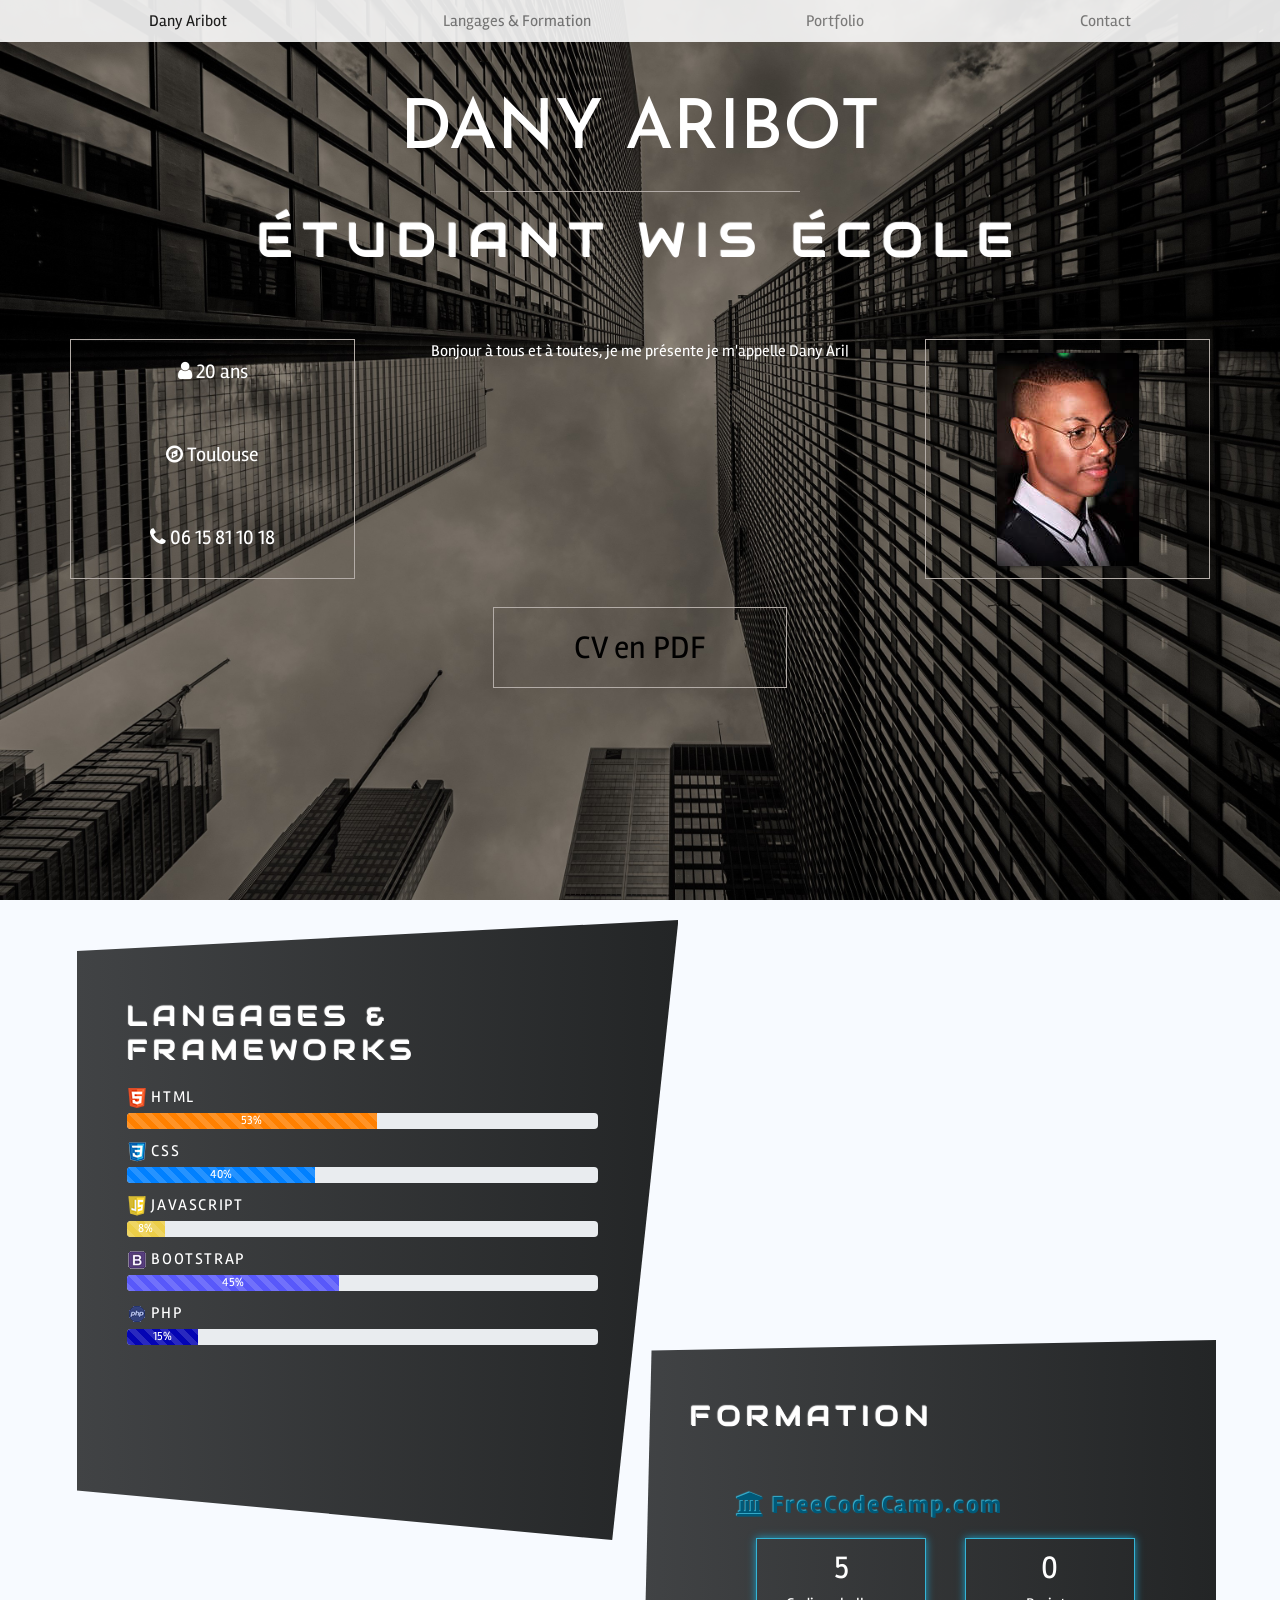
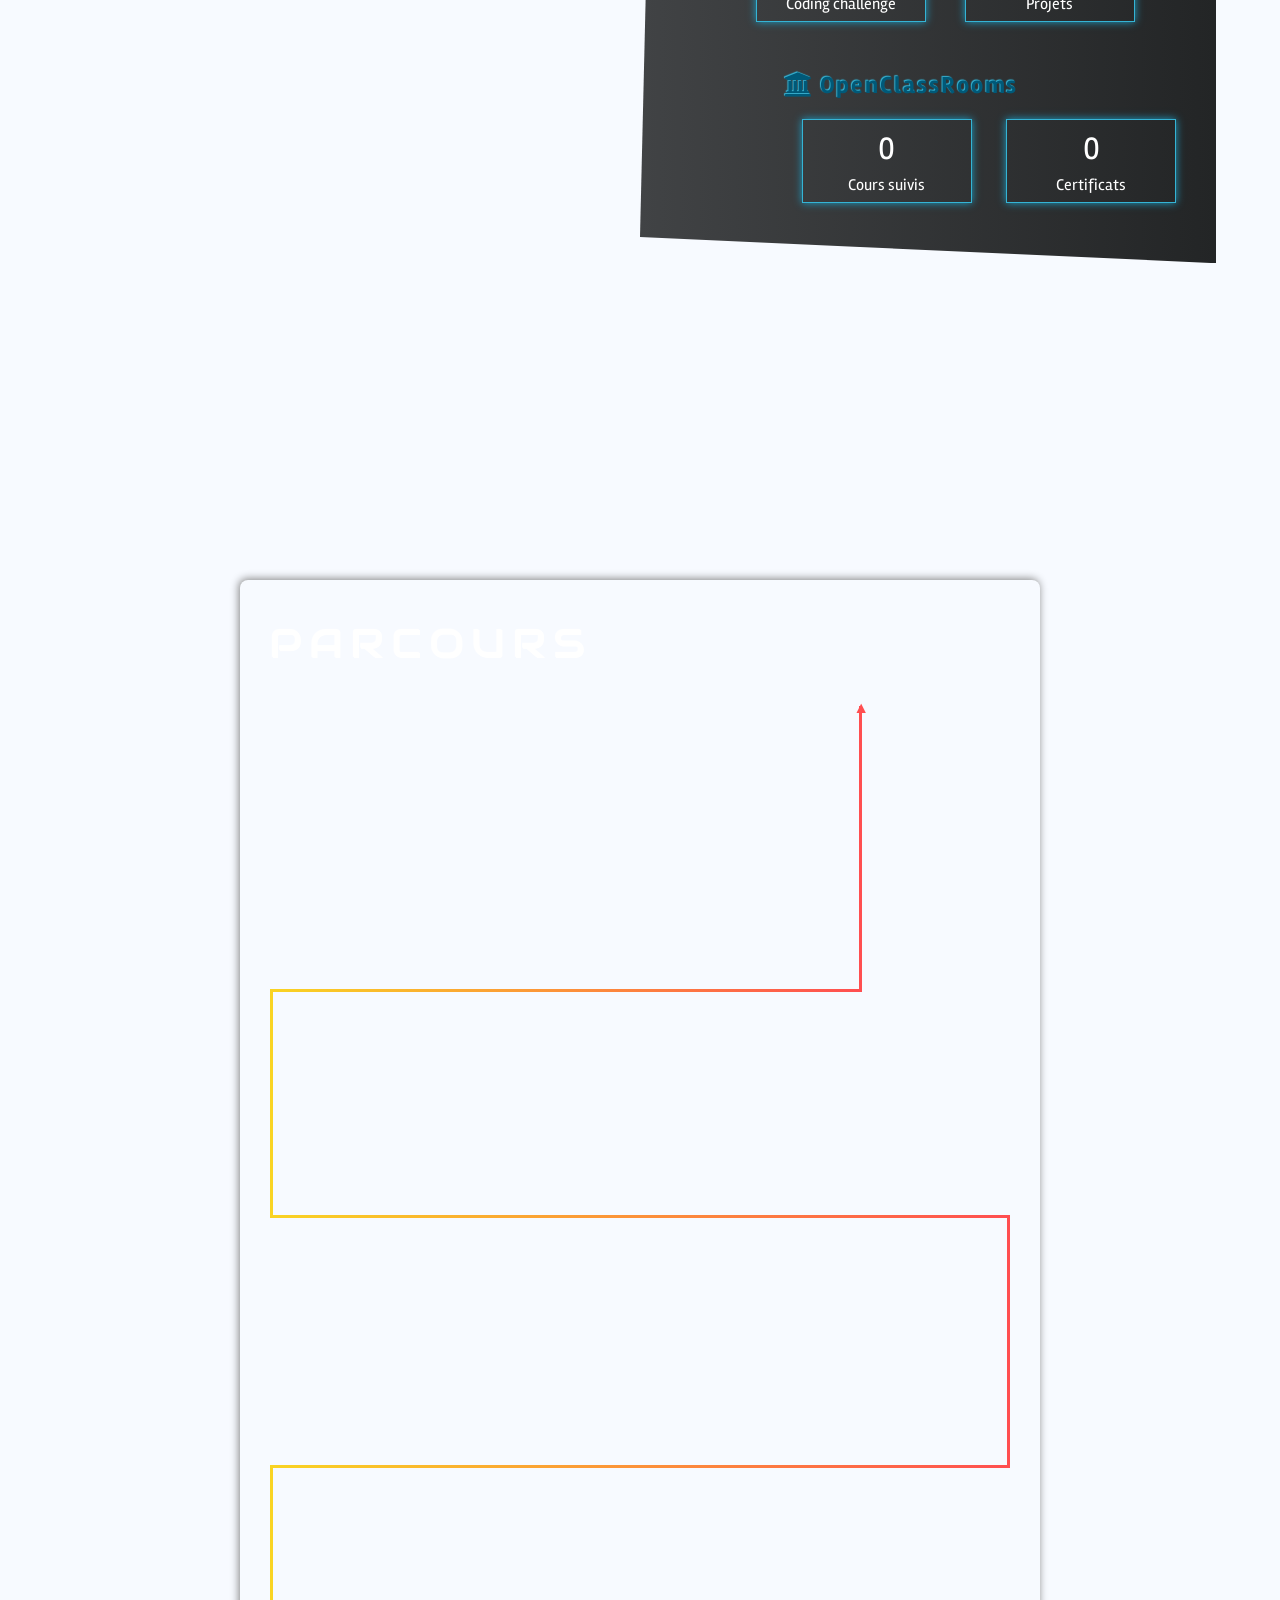
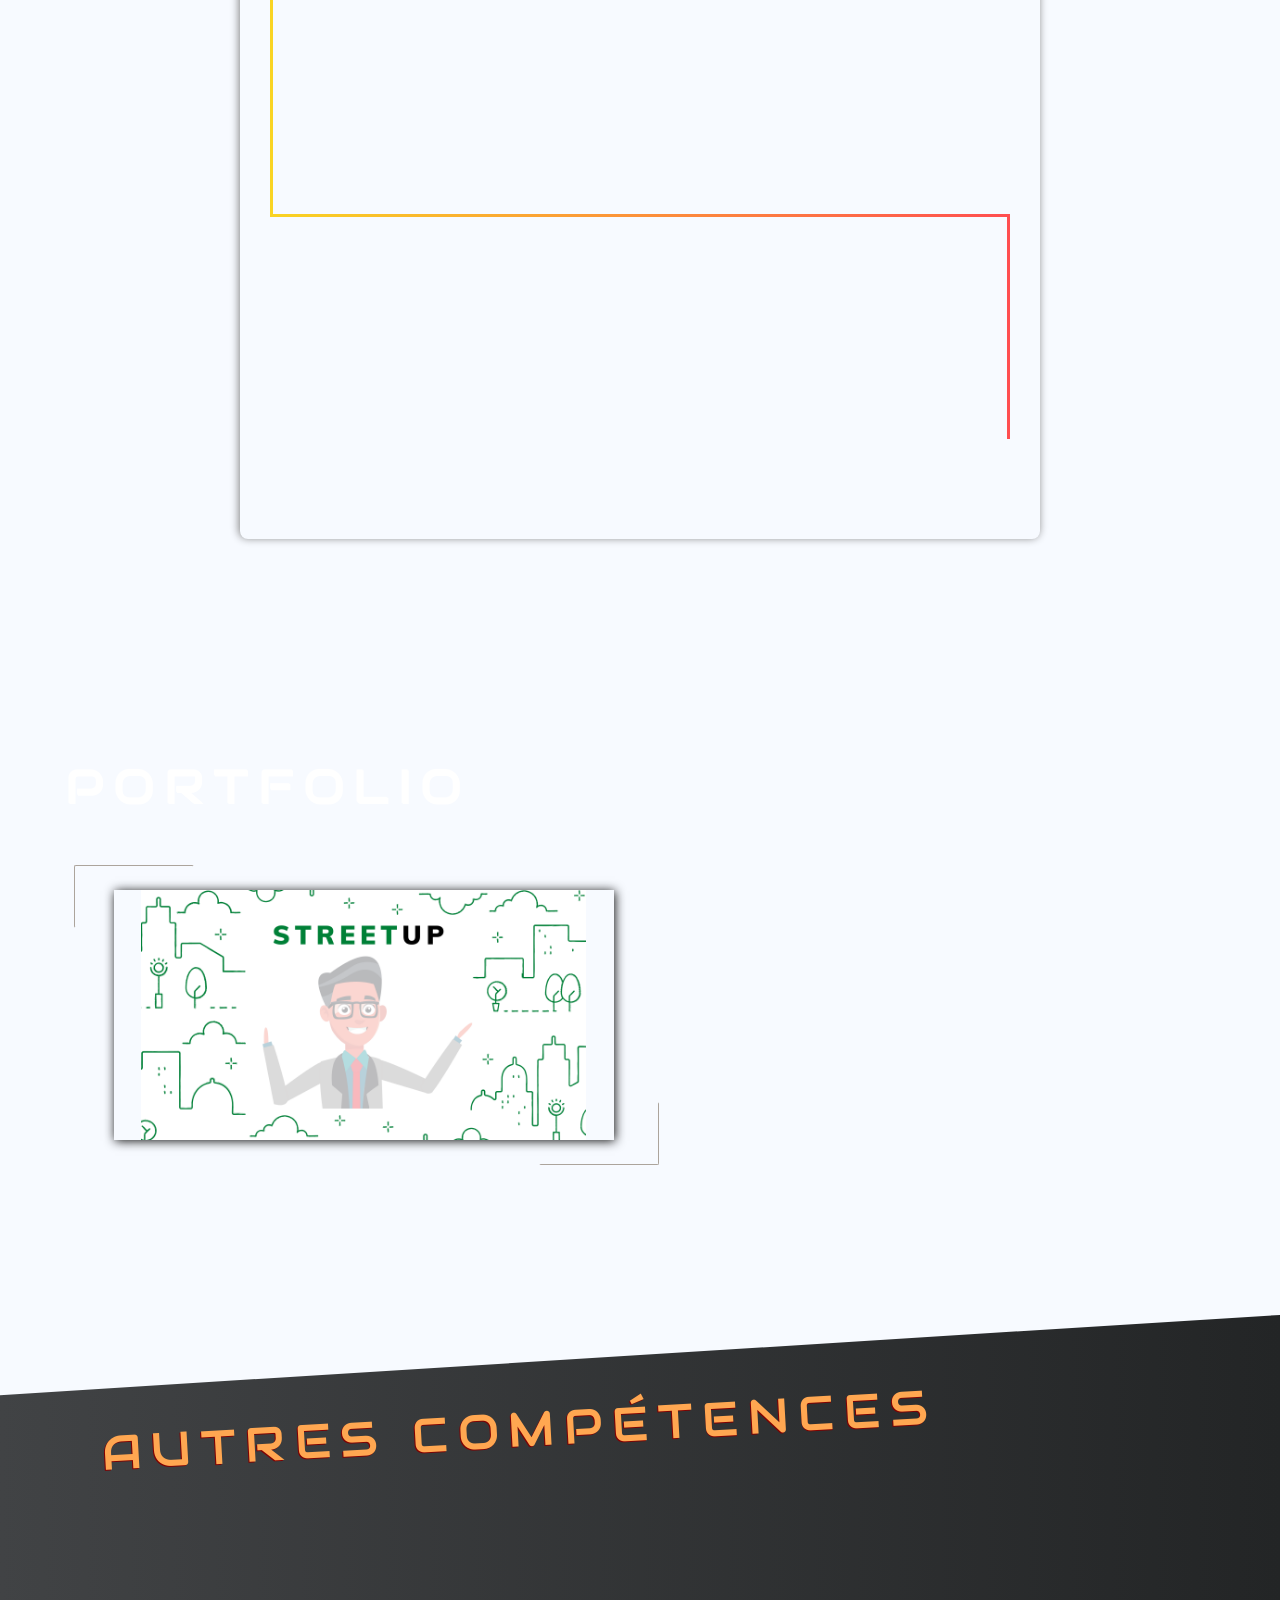
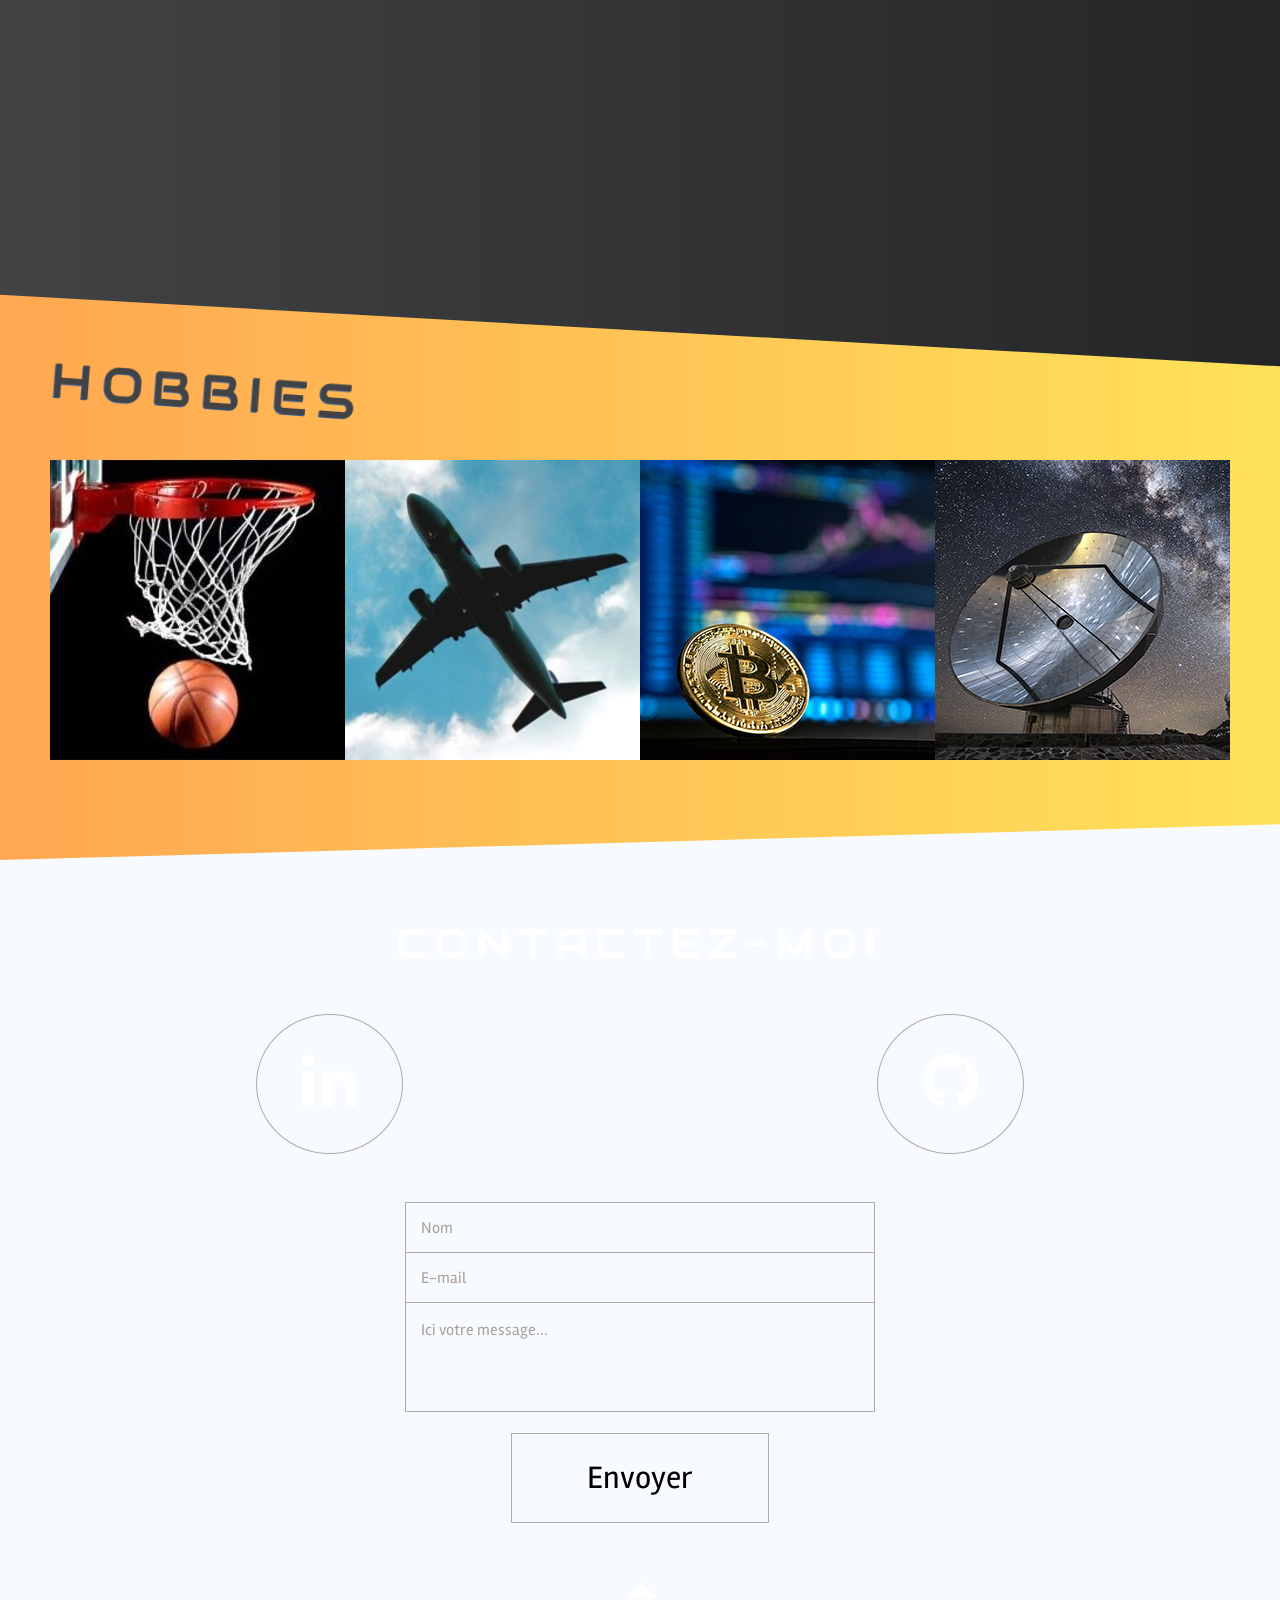
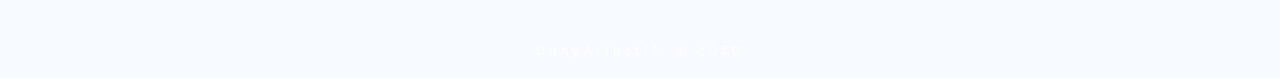
<file: index.html>
<!DOCTYPE html>
<html lang="fr">

<head>
  <meta charset="UTF-8">
  <meta name="viewport" content="width=device-width, initial-scale=1.0">
  <meta http-equiv="X-UA-Compatible" content="ie=edge">

  <title>Dany Aribot - CV</title>

  <link rel="shortcut icon" href="./media/icon.png">
  <link rel="stylesheet" href="./style.css">
  <link rel="stylesheet" href="./assets/css/bootstrap.css">
  <link rel="stylesheet" href="./assets/aos/aos.css">
  <link rel="stylesheet" href="https://cdnjs.cloudflare.com/ajax/libs/font-awesome/4.7.0/css/font-awesome.css">
</head>

<body>
  <header>
    <nav class="navbar navbar-expand-sm navbar-light fixed-top" id="navbar">
      <div class="collapse navbar-collapse">
        <ul class="navbar-nav">
          <li class="nav-item">
            <a href="#" class="nav-link active">Dany Aribot</a>
          </li>
          <li class="nav-item">
            <a href="#langages" class="nav-link">Langages & Formation</a>
          </li>
          <li class="nav-item">
            <a href="#portfolio" class="nav-link">Portfolio</a>
          </li>
          <li class="nav-item">
            <a href="#reused_form" class="nav-link">Contact</a>
          </li>
        </ul>
      </div>
    </nav>

    <div>
      <h1 class="aos-item" data-aos="fade-down" data-aos-offset="0" data-aos-delay="50" data-aos-duration="1000"
        data-aos-once="false">Dany Aribot</h1>
      <div id="line"></div>
      <h2 class="aos-item" data-aos="fade-up" data-aos-offset="0" data-aos-delay="50" data-aos-duration="1000"
        data-aos-once="false">étudiant wis école</h2>

      <div class="container">
        <div class="row presentation" id="infosdany">
          <div class="col-6 col-md-3 infos">
            <h5><i class="fa fa-user"></i> 20 ans</h5>
            <h5><i class="fa fa-compass"></i> Toulouse</h5>
            <h5><i class="fa fa-phone"></i> 06 15 81 10 18</h5>
          </div>
          <div class="d-none d-md-block col-md-6">
            <span class="typed"></span>
          </div>
          <div class="col-6 col-md-3 photo">
            <img src="./media/dany-photo.jpg" alt="Photo Dany">
          </div>
        </div>

        <div class="button">
          <a href="./media/CV_Competences.pdf" target="_blank" style="color:black">CV en PDF</a>
        </div>
      </div>
  </header>

  <section id="langages" class="aos-item" data-aos="fade-up-right" data-aos-offset="0" data-aos-delay="50"
    data-aos-duration="1000" data-aos-once="true">
    <h3>Langages & frameworks</h3>
    <div>
      <div class="bar"><img src="media/html.png" alt="html-icon"> HTML</div>
      <div class="progress">
        <div class="progress-bar progress-bar-striped progress-bar-animated" role="progressbar" aria-valuenow="53"
          aria-valuemin="0" aria-valuemax="100" style="width: 53%; background-color: #FF8000">53%</div>
      </div>

      <div class="bar"><img src="media/css.png" alt="html-icon"> CSS</div>
      <div class="progress">
        <div class="progress-bar progress-bar-striped progress-bar-animated" role="progressbar" aria-valuenow="40"
          aria-valuemin="0" aria-valuemax="100" style="width: 40%; background-color: #0080FF">40%</div>
      </div>

      <div class="bar"><img src="media/js.png" alt="html-icon"> JAVASCRIPT</div>
      <div class="progress">
        <div class="progress-bar progress-bar-striped progress-bar-animated" role="progressbar" aria-valuenow="8"
          aria-valuemin="0" aria-valuemax="100" style="width: 8%; background-color: #ecce48">8%</div>
      </div>

      <div class="bar"><img src="media/bootstrap.png" alt="html-icon"> BOOTSTRAP</div>
      <div class="progress">
        <div class="progress-bar progress-bar-striped progress-bar-animated" role="progressbar" aria-valuenow="45"
          aria-valuemin="0" aria-valuemax="100" style="width: 45%; background-color: #5858FA">45%</div>
      </div>

      <div class="bar"><img src="media/php.png" alt="html-icon"> PHP</div>
      <div class="progress">
        <div class="progress-bar progress-bar-striped progress-bar-animated" role="progressbar" aria-valuenow="15"
          aria-valuemin="0" aria-valuemax="100" style="width: 15%; background-color: #0404B4">15%</div>
      </div>

    </div>
    </div>
  </section>

  <section id="formation" class="aos-item" data-aos="fade-up" data-aos-offset="0" data-aos-delay="50"
    data-aos-duration="1000" data-aos-once="true">
    <h3>FORMATION</h3>

    <div class="aos-item" data-aos="fade-up" data-aos-offset="100" data-aos-delay="50" data-aos-duration="1000"
      data-aos-once="true">
      <div id="fcc">
        <h4><i class="fa fa-university"></i> FreeCodeCamp.com</h4>
        <div class="counter">
          <div class="data">
            <div class="counter-value" data-count="97">0</div>
            <span>Coding challenge</span>
          </div>
          <div class="data">
            <div class="counter-value" data-count="2">0</div>
            <span>Projets</span>
          </div>
        </div>
      </div>
    </div>

    <div class="aos-item" data-aos="fade-up" data-aos-offset="100" data-aos-delay="50" data-aos-duration="1000"
      data-aos-once="true">
      <div id="occ">
        <h4><i class="fa fa-university"></i> OpenClassRooms</h4>
        <div class="counter">
          <div class="data">
            <div class="counter-value" data-count="13">0</div>
            <span>Cours suivis</span>
          </div>
          <div class="data">
            <div class="counter-value" data-count="5">0</div>
            <span>Certificats</span>
          </div>
        </div>
      </div>
    </div>
  </section>

  <section id="parcours">
    <h3>Parcours</h3>
    <div>
      <div class="timeline">
        <div class="aos-item" data-aos="zoom-out-up" data-aos-duration="500" data-aos-once="false">
          <h4>Alternance- Bv Automatic</h4>
          <h6>Oct 2020-En cours</h6>
          <p>Alternance chez Bv Automatic, dans le cadre de mon Bachelor. Bv Automatic est spécialisé dans l’entretien,
            la réparation des boites de vitesse automatiques (BVA) et également la vente de pièces automobiles.
            Souhaitant être présent sur le web, ils ont fait appel à moi pour que je puisse participer à leur
            digitalisation.</p>
        </div>
      </div>

      <div class="timeline">
        <div class="aos-item" data-aos="zoom-out-up" data-aos-duration="500" data-aos-once="false">
          <h4>B3- WIS</h4>
          <h6>2020-En cours</h6>
          <p>Bachelor Chef de Projet Digital <br> Spécialité : UX designer
          </p>
        </div>
      </div>

      <div class="timeline">
        <div class="aos-item" data-aos="zoom-out-up" data-aos-duration="500" data-aos-once="false">
          <h4>Saisonnier- Aldi
          </h4>
          <h6> Été 2020</h6>
          <p>
            <u>
              <p>Missions :</p>
            </u>
          <p style="color: white;"> • Tenue de la caisse
            • Taches administratives
            • Mise en rayon
            • Tenue du point de vente
            • Cuisson du pain</p>
          </p>

        </div>
      </div>

      <div class="timeline">
        <div class="aos-item" data-aos="zoom-out-up" data-aos-duration="500" data-aos-once="false">
          <h4>Stagiaire– Europe Automatismes
          </h4>
          <h6>Avr 2019-Dec 2019</h6>
          <p>Stagiaire en tant que commercial chez Europe Automatismes, dans le cadre de mon BTS. Europe automatismes
            est spécialisé dans la vente de systèmes d'automatismes pour portails.
            <u>
              <p>Missions :</p>
            </u>
          <p style="color: white;">• Assurer le contact avec le client
            • Gérer la relance commerciale
            • Veille concurentielle
            • Prospection commerciale
            • Fidélisation clientèle
            • Développer le canal de vente Digital</p>

          </p>




        </div>
      </div>

      <div class="timeline">
        <div class="aos-item" data-aos="zoom-out-up" data-aos-duration="500" data-aos-once="false">
          <h4>BTS Technico-commecial- Lycée Louis Racscol</h4>
          <h6>2018-2020</h6>
          <p>Diplôme BTS Technico-commercial <br> Spécialité : Mécatronique
          </p>
        </div>
      </div>
    </div>
  </section>

  <section id="portfolio">
    <h3>Portfolio</h3>
    <div>

      <div class="projet">
        <div class="cadre">
          <div class="img-container">
            <a href="./media/portfolio/StreetUp/index.html" target="_blank">
              <img src="./media/Projet1-img.png" alt="projet-1">
            </a>
          </div>
        </div>
        <div class="legende">
          <h4><img src="./media/html.png" alt="html"> <img src="./media/css.png" alt="css"> StreetUp</h4>
          <p>Avec StreetUp, tu es devenu le maire écologique de ta ville et tu as 5 ans, le temps de ton mandat, pour la
            développer et surtout la rendre plus "verte".</p>
          <a href="https://github.com/dany-aribot/StreetUp/tree/master" target="_blank">
            <h5><i class="fa fa fa-github"></i> > code source du projet</h5>
          </a>
        </div>
      </div>


  </section>

  <section id="other-skills">
    <h3 style="color: #ffa751;"> autres compétences</h3>
    <div class="cloud">

      <div class="aos-item" data-aos="fade-zoom-in" data-aos-delay="500" data-aos-duration="3800">
        <span style="color:red;margin-left:-90%;">Github</span>
      </div>

      <div class="aos-item" data-aos="fade-zoom-in" data-aos-delay="500" data-aos-duration="1800">
        <span style="color:indigo;margin-left:50%;">méthode agiles</span>
      </div>

      <div class="aos-item" data-aos="fade-zoom-in" data-aos-delay="500" data-aos-duration="2800">
        <span style="color:maroon;margin-left:-20%;">anglais courant</span>
      </div>

      <div class="aos-item" data-aos="fade-zoom-in" data-aos-delay="500" data-aos-duration="1800">
        <span style="color:mediumturquoise;margin-left:-70%;">Canva</span>
      </div>

      <div class="aos-item" data-aos="fade-zoom-in" data-aos-delay="500" data-aos-duration="2800">
        <span style="color:orange;margin-left:40%;">Résaux sociaux</span>
      </div>

      <div class="aos-item" data-aos="fade-zoom-in" data-aos-delay="500" data-aos-duration="1800">
        <span style="color:pink;margin-left:-10%;">photoshop</span>
      </div>

      <div class="aos-item" data-aos="fade-zoom-in" data-aos-delay="500" data-aos-duration="2800">
        <span style="color:navy;margin-left:-80%;">seo</span>
      </div>

      <div class="aos-item" data-aos="fade-zoom-in" data-aos-delay="500" data-aos-duration="3800">
        <span style="color:sandybrown;margin-left:70%;">Microsoft Office</span>
      </div>
    </div>
  </section>

  <section id="hobbies">
    <h3 style="color: #414345;">hobbies</h3>
    <div class="pictures">

      <div class="flip-box">
        <div class="flip-box-inner">
          <div class="flip-box-front">
            <img src="./media/basket-img.jpeg" alt="basket">
          </div>
          <div class="flip-box-back" style="background-color: tomato;">
            <div>
              <p>Basketball</p>
              <p>Football</p>
            </div>
          </div>
        </div>
      </div>

      <div class="flip-box">
        <div class="flip-box-inner">
          <div class="flip-box-front">
            <img src="./media/Plane.jpg" alt="plane">
          </div>
          <div class="flip-box-back" style="background-color: forestgreen;">
            <div>
              <p>Voyager</p>
              <p>Aéronautique</p>
            </div>
          </div>
        </div>
      </div>

      <div class="flip-box">
        <div class="flip-box-inner">
          <div class="flip-box-front">
            <img src="./media/btc.jpg" alt="crypto-monnaies">
          </div>
          <div class="flip-box-back" style="background-color: mediumblue;">
            <div>
              <p>crypto-monnaies</p>
              <p>blockchain</p>
            </div>
          </div>
        </div>
      </div>

      <div class="flip-box">
        <div class="flip-box-inner">
          <div class="flip-box-front">
            <img src="./media/science.jpg" alt="high-tech">
          </div>
          <div class="flip-box-back" style="background-color: orange;">
            <div>
              <p>science</p>
              <p>high-tech</p>
            </div>
          </div>
        </div>
      </div>
    </div>
  </section>

  <footer>
    <h3>contactez-moi</h3>
    <div class="footer-icons">

      <div>
        <a href="https://www.linkedin.com/in/dany-aribot-79b1891a8/" target="_blank" class="network">
          <i class="fa fa-linkedin"></i>
        </a>
      </div>
      <div>
        <a href="https://github.com/dany-aribot" target="_blank" class="network">
          <i class="fa fa-github"></i>
        </a>
      </div>
    </div>

    <div class="form-container">
      <form id="reused_form">
        <div>
          <input id="name" type="text" name="name" placeholder="Nom" required class="validate">
        </div>
        <div>
          <input id="email" type="email" name="email" placeholder="E-mail" required class="validate">
        </div>
        <div>
          <textarea id="message" name="message" placeholder="Ici votre message..." class="validate"></textarea>
        </div>
        <div>
          <button class="form-button" type="submit">Envoyer</button>
        </div>
      </form>

      <div id="error_message" style="width:100%; height:100%; display:none; ">
        <h4>Une erreur s'est produite, veuillez rééssayer</h4>
      </div>
      <div id="success_message" style="width:100%; height:100%; display:none; ">
        <h4>Message envoyé !</h4>
      </div>
    </div>

    <div class="arrow">
      <a href="#">
        <i class="fa fa-sort-up"></i>
      </a>
    </div>
    <p>DanyAribot(); © 2020 </p>
  </footer>

  <script src="./assets/js/jquery.min.js" type="text/javascript"></script>
  <script src="./assets/js/typed.min.js" type="text/javascript"></script>
  <script src="./assets/aos/aos.js" type="text/javascript"></script>
  <script src="./assets/form/form.js"></script>
  <script src="./script.js" type="text/javascript"></script>
</body>

</html>
</file>
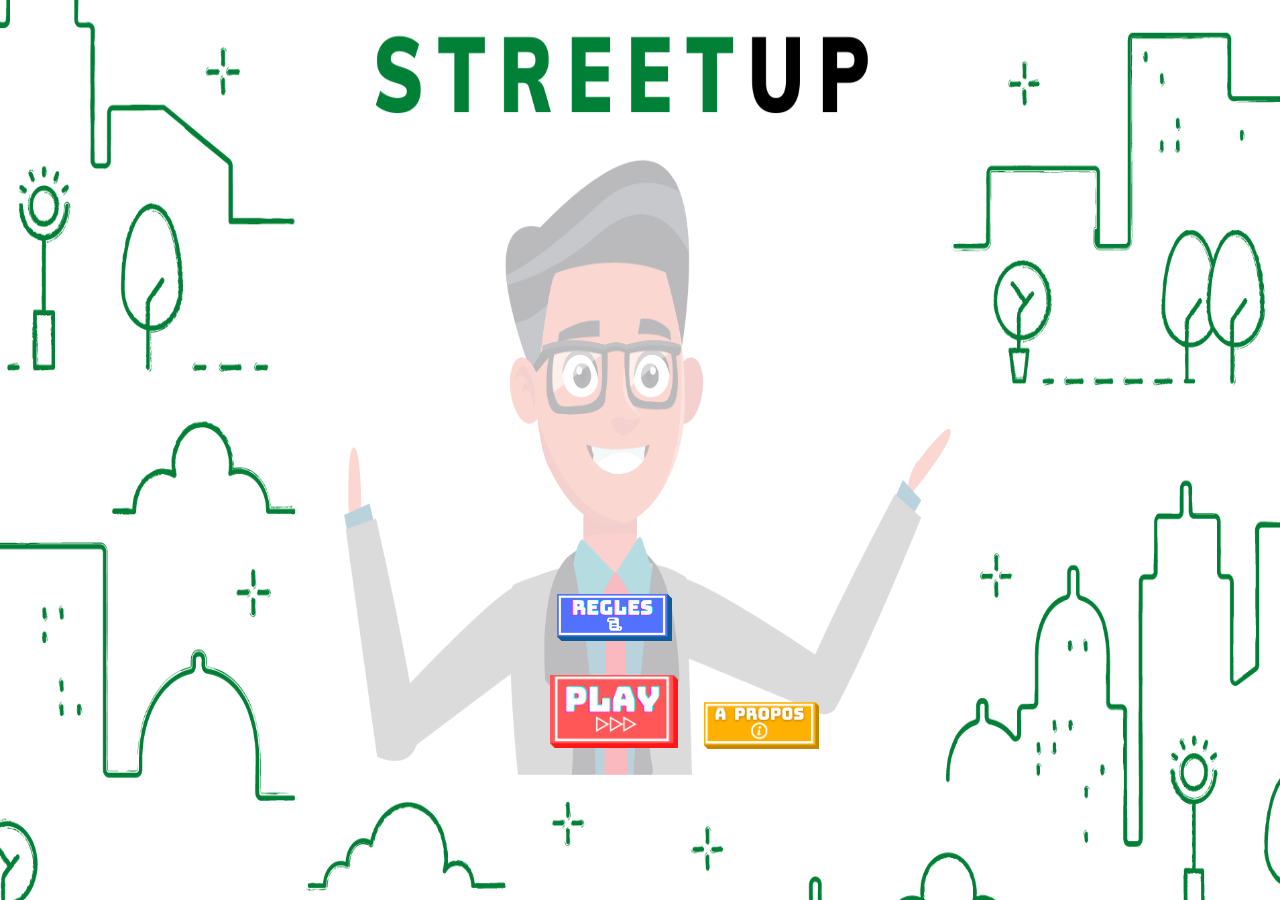
<file: media/portfolio/StreetUp/index.html>
<!doctype html>
<html lang="en">
  <head>
    <!-- Required meta tags -->
    <meta charset="utf-8">
    <meta name="viewport" content="width=device-width, initial-scale=1, shrink-to-fit=no">

    <!-- Bootstrap CSS -->
    <link rel="stylesheet" href="https://cdn.jsdelivr.net/npm/bootstrap@4.5.3/dist/css/bootstrap.min.css" integrity="sha384-TX8t27EcRE3e/ihU7zmQxVncDAy5uIKz4rEkgIXeMed4M0jlfIDPvg6uqKI2xXr2" crossorigin="anonymous">
    <link rel="stylesheet" type="text/css" href="index.css">
    <link rel="icon" href="img/icon.png">

    <title>StreetUp</title>
  </head>
  <body>
    <a href="aPropos.html">
        <img id="buttonAPropos" src="img/aPropos.png"/>
    </a>
    <a href="regles.html">
        <img id="buttonRegles" src="img/regles2.png"/>
    </a>
    <a href="jeu.html">
        <img id="buttonPlay" src="img/play2.png"/>
    </a>
    <!-- Bootstrap core JavaScript
    ================================================== -->
    <!-- Placed at the end of the document so the pages load faster -->
    <script src="https://code.jquery.com/jquery-3.5.1.slim.min.js" integrity="sha384-DfXdz2htPH0lsSSs5nCTpuj/zy4C+OGpamoFVy38MVBnE+IbbVYUew+OrCXaRkfj" crossorigin="anonymous"></script>
    <script src="https://cdn.jsdelivr.net/npm/bootstrap@4.5.3/dist/js/bootstrap.bundle.min.js" integrity="sha384-ho+j7jyWK8fNQe+A12Hb8AhRq26LrZ/JpcUGGOn+Y7RsweNrtN/tE3MoK7ZeZDyx" crossorigin="anonymous"></script>
  </body>
</html>
</file>
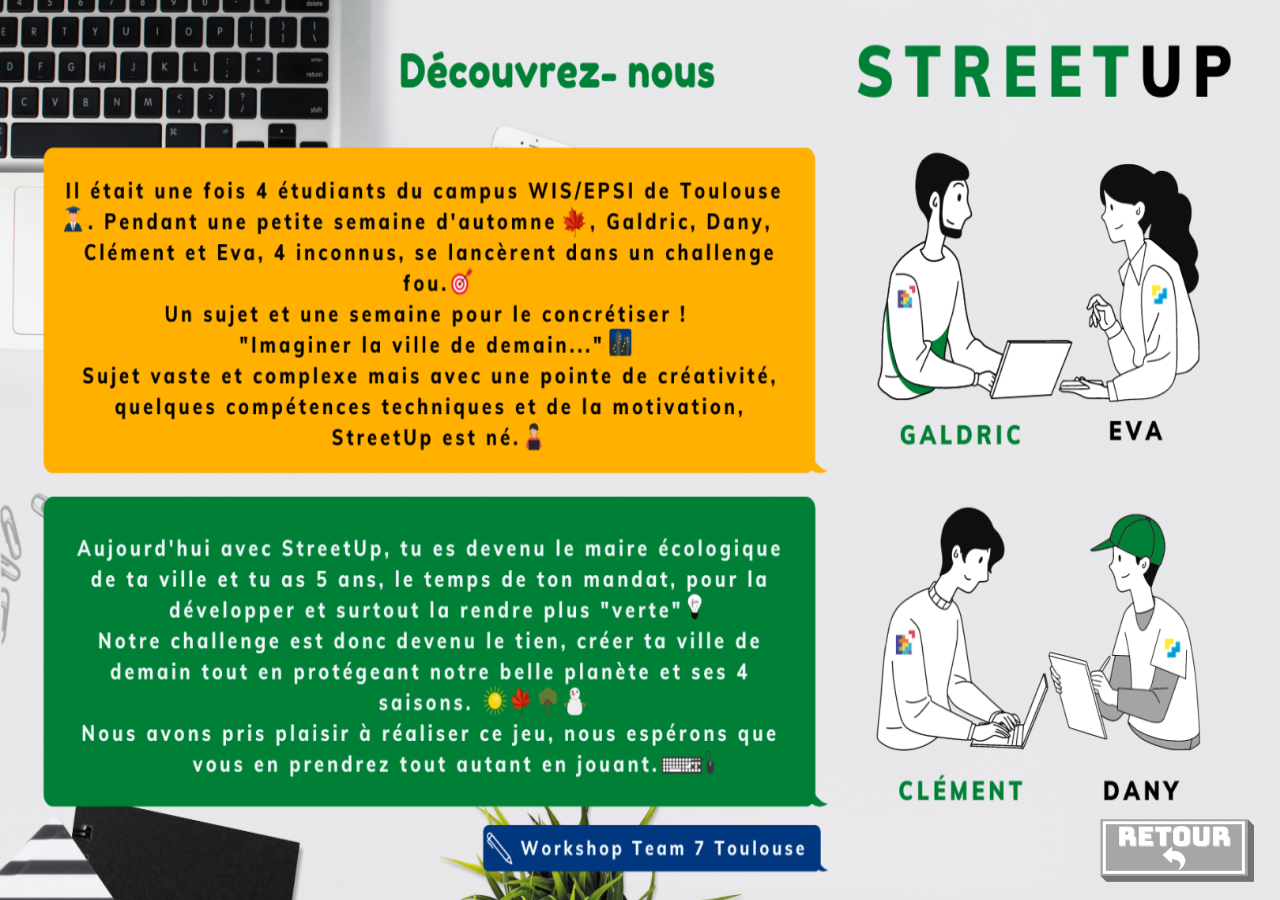
<file: media/portfolio/StreetUp/aPropos.html>
<!DOCTYPE html>
<html lang="en">
<head>
    <link rel="stylesheet" href="aPropos.css">
    <link rel="icon" href="img/icon.png">
    <meta charset="UTF-8">
    <meta name="viewport" content="width=device-width, initial-scale=1.0">
    <title>A Propos</title>
</head>
<body>
    <a href="index.html">
        <img id="button" src="img/retour2.png"/>
    </a>
</body>
</html>
</file>
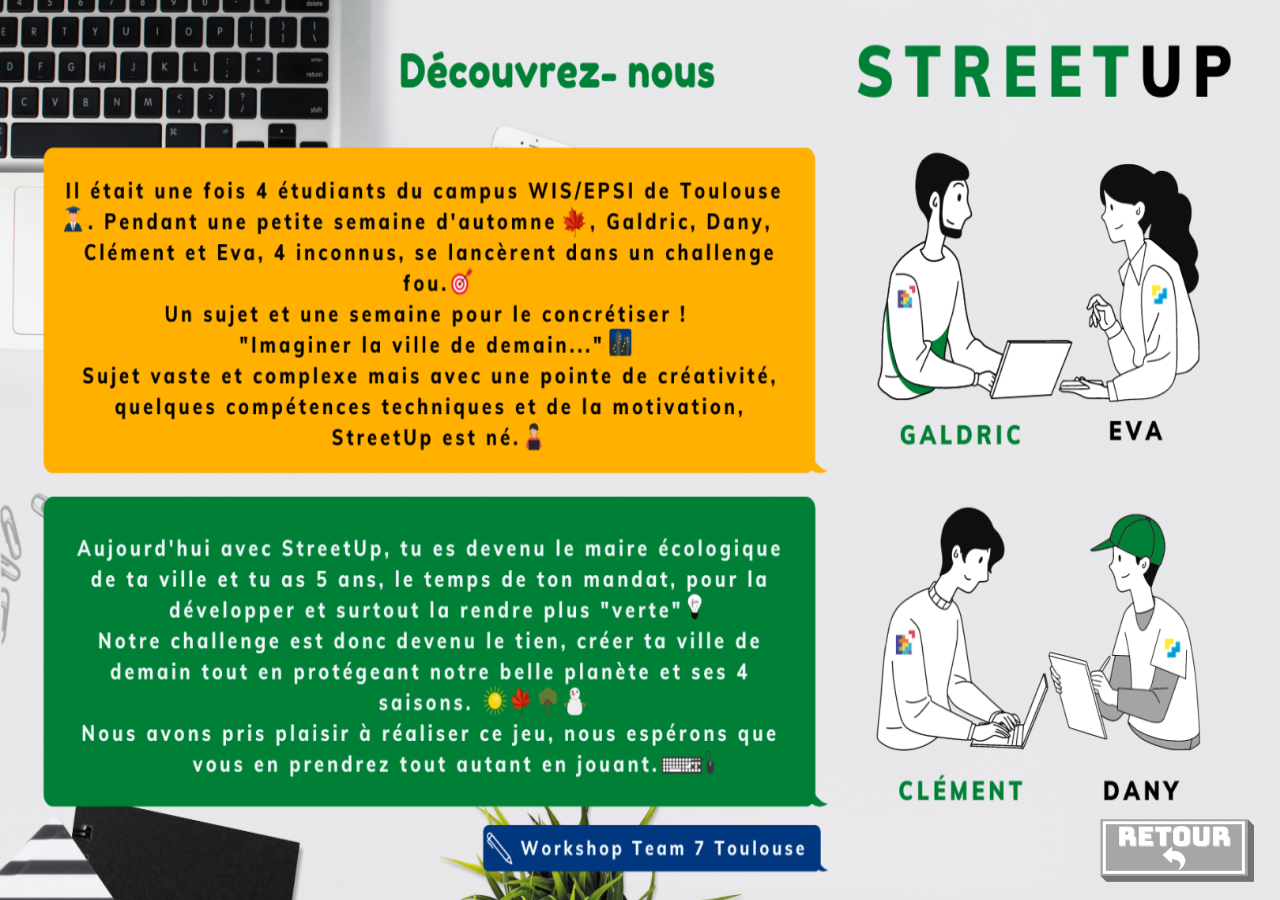
<file: media/portfolio/StreetUp/aPropos2.html>
<!DOCTYPE html>
<html lang="en">
<head>
    <link rel="stylesheet" href="aPropos.css">
    <link rel="icon" href="img/icon.png">
    <meta charset="UTF-8">
    <meta name="viewport" content="width=device-width, initial-scale=1.0">
    <title>A Propos</title>
</head>
<body>
    <a href="jeu.html">
        <img id="button" src="img/retour2.png"/>
    </a>
</body>
</html>
</file>
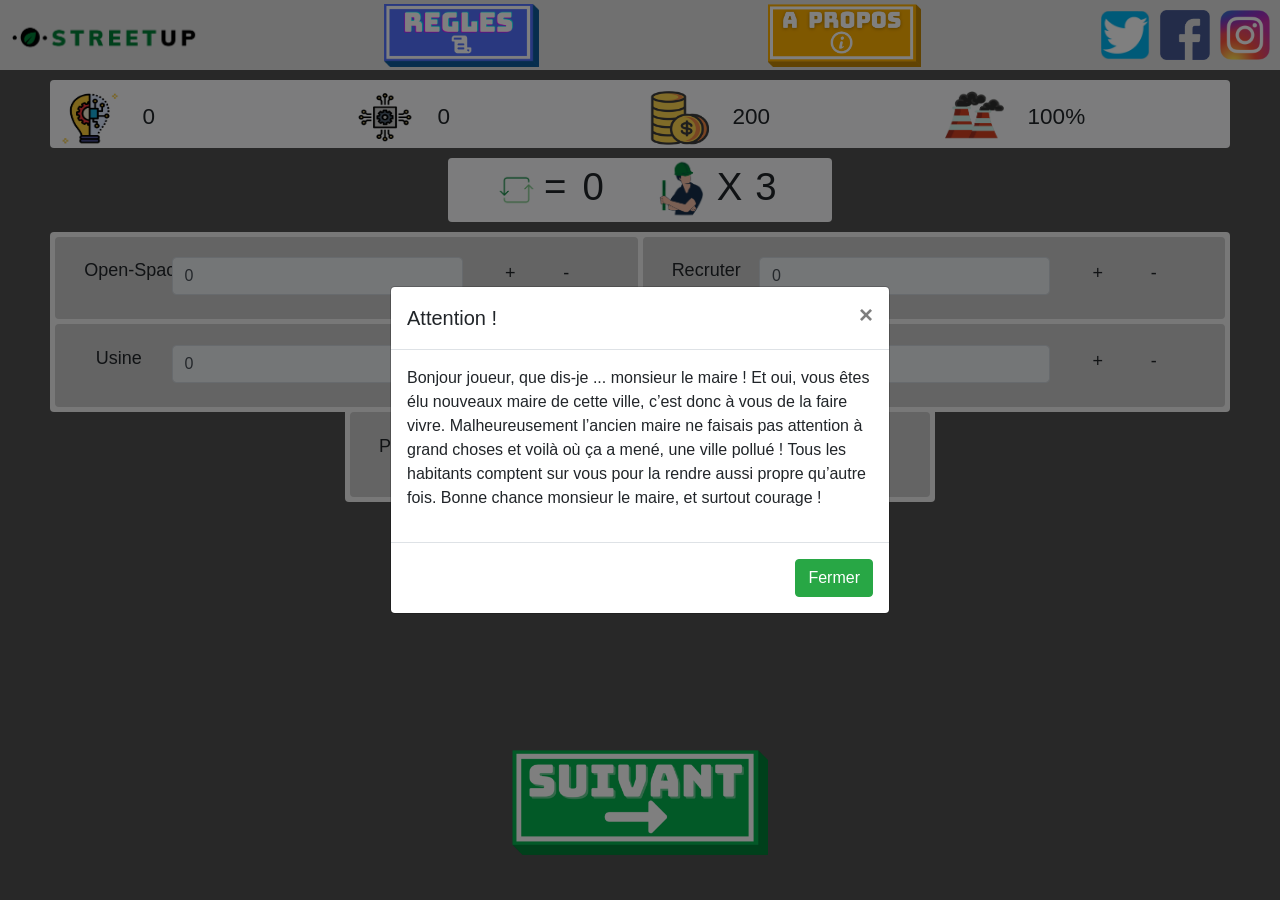
<file: media/portfolio/StreetUp/jeu.html>
<!doctype html>
<html lang="fr">
<head>
    <!-- Required meta tags -->
    <meta charset="utf-8">
    <meta name="viewport" content="width=device-width, initial-scale=1, shrink-to-fit=no">

    <!-- Bootstrap CSS -->
    <link rel="stylesheet" href="https://cdn.jsdelivr.net/npm/bootstrap@4.5.3/dist/css/bootstrap.min.css" integrity="sha384-TX8t27EcRE3e/ihU7zmQxVncDAy5uIKz4rEkgIXeMed4M0jlfIDPvg6uqKI2xXr2" crossorigin="anonymous">
    <link rel="stylesheet" type="text/css" href="jeu.css">
    <link rel="icon" href="img/icon.png">
    <title>StreetUp</title>
</head>
<body>
    <!-- Barre de navigation -->
    <div class="navigbar">
    	<a id="logo" href="index.html">
	        <img src="img/logo.png" height=70px>
	    </a>
        <a href="regles2.html">
            <img id="buttonRegles" src="img/regles2.png"/>
        </a>
        <a href="aPropos2.html">
            <img id="buttonAPropos" src="img/aPropos.png"/>
        </a>
	    <a href="https://www.instagram.com/street_up_app/" id="ig">
	        <img src="img/ig.png">
	    </a>
	    <a href="https://www.facebook.com/StreetUp-104897931429715" id="fb">
	        <img src="img/fb.png">
	    </a>
	    <a href="https://twitter.com/Street__up" id="twitter">
	        <img src="img/twitter.png">
	    </a>
    </div>

    <!-- Barre des ressources -->
    <div class="statbar bg-light rounded">
    	<div class="res1 spaced">
	        <img src="img/techno.png" class="respicture">
	    </div>
	    <div id="techno" class="res2 spaced">
	        0
	    </div>
	    <div class="res3 spaced">
	        <img src="img/component.png" class="respicture">
	    </div>
	    <div id="component" class="res4 spaced">
	        0
	    </div>
	    <div class="res5 spaced">
	        <img src="img/money.png" class="respicture">
	    </div>
	    <div id="money" class="res6 spaced">
	        200
	    </div>
	    <div class="res7 spaced">
	        <img src="img/polution.png" class="respicture">
	    </div>
	    <div id="polution" class="res8 spaced">
	        100%
	    </div>
    </div>

	<!-- Barre des workers -->
    <div id="workerDiv"class="countbar bg-light rounded">
        <div id="round">
            <img src="img/tours.png">
        </div>
        <div id="roundEqual">
            =
        </div>
        <div id="roundCount">
            0
        </div>
    	<div id="worker">
	        <img src="img/worker.png">
	    </div>
	    <div id="workerCross">
	        X
	    </div>
	    <div id="workerCount">
	        3
	    </div>
    </div>

    <div id="mainButtons">
    	<div id="buttonPart" class="rounded">
	    	<div id="openSpace" class="rounded">
	    		<label>Open-Space</label>
	    		<input id="dataInput" name="openSpaceInput" class="form-control" rows="1" value="0" disabled></input>
	    		<button id="openSpacePlusButton" type="button" class="btn btn-default">+</button>
	    		<button id="openSpaceMinusButton" type="button" class="btn btn-default">-</button>
	    	</div>
	    	<div id="recruter" class="rounded">
	    		<label>Recruter</label>
	    		<input id="dataInput" class="form-control" rows="1" value="0" disabled></input>
	    		<button id="recruterPlusButton" type="button" class="btn btn-default">+</button>
	    		<button id="recruterMinusButton" type="button" class="btn btn-default">-</button>
	    	</div>
	    	<div id="usine" class="rounded">
	    		<label>Usine</label>
	    		<input id="dataInput" class="form-control" rows="1" value="0" disabled></input>
	    		<button id="usinePlusButton" type="button" class="btn btn-default">+</button>
	    		<button id="usineMinusButton" type="button" class="btn btn-default">-</button>
	    	</div>
	    	<div id="BE" class="rounded">
	    		<label>Bureau d'étude</label>
	    		<input id="dataInput" class="form-control" rows="1" value="0" disabled></input>
	    		<button id="BEPlusButton" type="button" class="btn btn-default">+</button>
	    		<button id="BEMinusButton" type="button" class="btn btn-default">-</button>
	    	</div>
	    </div>
	    <div id="lastButtonPart" class="rounded-bottom">
	    	<div id="enhance" class="rounded">
	    		<label>Pollution</label>
	    		<input id="dataInput" class="form-control" rows="1" value="0" disabled></input>
	    		<button id="enhancePlusButton" type="button" class="btn btn-default">+</button>
	    		<button id="enhanceMinusButton" type="button" class="btn btn-default">-</button>
	    	</div>
	    </div>

	    <button id="passButton" class="buttonPass"></button>
    </div>

	<!-- Modal -->
	<div class="modal fade" id="modal" tabindex="-1" role="dialog" aria-labelledby="modalLabel" aria-hidden="true">
	  <div class="modal-dialog modal-dialog-centered" role="document">
	    <div class="modal-content">
	      <div class="modal-header">
	        <h5 class="modal-title" id="modalLabel">Attention !</h5>
	        <button type="button" class="close" data-dismiss="modal" aria-label="Close">
	          <span aria-hidden="true">&times;</span>
	        </button>
	      </div>
	      <div class="modal-body">
	        <p id="texteModal"></p>
	      </div>
	      <div class="modal-footer" id="modalFooter">
	        <button type="button" class="btn btn-success" data-dismiss="modal">Fermer</button>
	      </div>
	    </div>
	  </div>
	</div>
    
    <!-- Bootstrap core JavaScript
        ================================================== -->
        <!-- Placed at the end of the document so the pages load faster -->
        <script src="https://code.jquery.com/jquery-3.5.1.slim.min.js" integrity="sha384-DfXdz2htPH0lsSSs5nCTpuj/zy4C+OGpamoFVy38MVBnE+IbbVYUew+OrCXaRkfj" crossorigin="anonymous"></script>
        <script src="https://cdn.jsdelivr.net/npm/bootstrap@4.5.3/dist/js/bootstrap.bundle.min.js" integrity="sha384-ho+j7jyWK8fNQe+A12Hb8AhRq26LrZ/JpcUGGOn+Y7RsweNrtN/tE3MoK7ZeZDyx" crossorigin="anonymous"></script>
        <script>
        	$(function() {

        		debut();

				$('#openSpaceMinusButton').click(decrease);
				$('#openSpacePlusButton').click(increase);

				$('#recruterMinusButton').click(decrease);
				$('#recruterPlusButton').click(increase);

				$('#usineMinusButton').click(decrease);
				$('#usinePlusButton').click(increase);

				$('#BEMinusButton').click(decrease);
				$('#BEPlusButton').click(increase);

				$('#enhanceMinusButton').click(decrease);
				$('#enhancePlusButton').click(increase);

				$('#passButton').click(nextTurn);
			});

			function decrease() {
				var value = $(this).parent().find('#dataInput').val();
				var beforevalue = parseInt(document.getElementById("workerCount").innerHTML);
				if(value > 0) {
					value--;
					$(this).parent().find('#dataInput').val(value);
					document.getElementById("workerCount").innerHTML = ++beforevalue;
				}
			}

			function increase() {
				var value = $(this).parent().find('#dataInput').val();
				var beforevalue = parseInt(document.getElementById("workerCount").innerHTML);
				if($(this).parent().attr('id') == "recruter"){
					if(value == 0){
						value++;
						$(this).parent().find('#dataInput').val(value);
						document.getElementById("workerCount").innerHTML = --beforevalue;
					}
				}else if(beforevalue > 0) {
					value++;
					$(this).parent().find('#dataInput').val(value);
					document.getElementById("workerCount").innerHTML = --beforevalue;
				}
			}

			function nextTurn(){
				//Partie des save
				var saveTechno = parseInt(document.getElementById("techno").innerHTML);
				var saveComponent = parseInt(document.getElementById("component").innerHTML);
				var saveGold = parseInt(document.getElementById("money").innerHTML);
				var savePollutionStat = parseInt(document.getElementById("polution").innerHTML);
				var saveTurn = parseInt(document.getElementById("roundCount").innerHTML);
				var saveWorkers = parseInt(document.getElementById("workerCount").innerHTML);
				var saveOpenSpace = parseInt($(this).parent().find('#openSpace').find('#dataInput').val());
				var saveRecruter = parseInt($(this).parent().find('#recruter').find('#dataInput').val());
				var saveUsine = parseInt($(this).parent().find('#usine').find('#dataInput').val());
				var saveBE = parseInt($(this).parent().find('#BE').find('#dataInput').val());
				var savePollution = parseInt($(this).parent().find('#lastButtonPart').find('#enhance').find('#dataInput').val());
				saveWorkers = saveWorkers+saveOpenSpace+saveRecruter+saveUsine+saveBE+savePollution;

				//Partie fonctionnelle
				var openSpace = parseInt($(this).parent().find('#openSpace').find('#dataInput').val());
				var worker = parseInt(document.getElementById("workerCount").innerHTML);
				if(openSpace != 0){
					var gold = parseInt(document.getElementById("money").innerHTML);
					document.getElementById("money").innerHTML = gold+openSpace*90;
					worker = worker + openSpace;
					document.getElementById("workerCount").innerHTML = worker;
					$(this).parent().find('#openSpace').find('#dataInput').val(0);
				}
				var recruter = parseInt($(this).parent().find('#recruter').find('#dataInput').val());
				worker = parseInt(document.getElementById("workerCount").innerHTML);
				if(recruter != 0){
					var gold = parseInt(document.getElementById("money").innerHTML);
					var polution = parseInt(document.getElementById("polution").innerHTML);
					document.getElementById("polution").innerHTML = (polution+5)+"%";
					worker = worker + 2;
					document.getElementById("workerCount").innerHTML = worker;
					$(this).parent().find('#recruter').find('#dataInput').val(0);
				}
				var Usine = parseInt($(this).parent().find('#usine').find('#dataInput').val());
				worker = parseInt(document.getElementById("workerCount").innerHTML);
				if(Usine != 0){
					var gold = parseInt(document.getElementById("money").innerHTML);
					var polution = parseInt(document.getElementById("polution").innerHTML);
					var composant = parseInt(document.getElementById("component").innerHTML);
					document.getElementById("component").innerHTML = composant+(Usine*5);
					document.getElementById("polution").innerHTML = (polution+(Usine*10))+"%";
					document.getElementById("money").innerHTML = gold-(Usine*6);
					worker = worker + Usine;
					document.getElementById("workerCount").innerHTML = worker;
					$(this).parent().find('#usine').find('#dataInput').val(0);
				}
				var BE = parseInt($(this).parent().find('#BE').find('#dataInput').val());
				if(BE != 0){
					var gold = parseInt(document.getElementById("money").innerHTML);
					var techno = parseInt(document.getElementById("techno").innerHTML);
					var composant = parseInt(document.getElementById("component").innerHTML);
					document.getElementById("component").innerHTML = composant-(BE*3);
					document.getElementById("techno").innerHTML = techno+(BE*1);
					document.getElementById("money").innerHTML = gold-(BE*5);
					worker = worker + BE;
					document.getElementById("workerCount").innerHTML = worker;
					$(this).parent().find('#BE').find('#dataInput').val(0);
				}
				var polutionCount = parseInt($(this).parent().find('#lastButtonPart').find('#enhance').find('#dataInput').val());
				if(polutionCount != 0){
					var polution = parseInt(document.getElementById("polution").innerHTML);
					var techno = parseInt(document.getElementById("techno").innerHTML);
					document.getElementById("polution").innerHTML = (polution-(polutionCount*15))+"%";
					document.getElementById("techno").innerHTML = techno-polutionCount;
					worker = worker + polutionCount;
					document.getElementById("workerCount").innerHTML = worker;
					$(this).parent().find('#lastButtonPart').find('#enhance').find('#dataInput').val(0);
				}
				var gold = parseInt(document.getElementById("money").innerHTML);
				document.getElementById("money").innerHTML = gold-(worker*40);

				var tour = parseInt(document.getElementById("roundCount").innerHTML);
				document.getElementById("roundCount").innerHTML = tour + 1;

				if(parseInt(document.getElementById("techno").innerHTML) < 0){
					document.getElementById("texteModal").innerHTML = "Vous ne pouvez pas passer au tour suivant car vous dépensez trop de point de Technologie !";
					$('#modal').modal();
					reset(saveTechno,saveComponent,saveGold,savePollutionStat,saveTurn,saveWorkers,saveOpenSpace,saveRecruter,saveUsine,saveBE,savePollution);
					return;
				}
				if(parseInt(document.getElementById("component").innerHTML) < 0){
					document.getElementById("texteModal").innerHTML = "Vous ne pouvez pas passer au tour suivant car vous dépensez trop de composants !";
					$('#modal').modal();
					reset(saveTechno,saveComponent,saveGold,savePollutionStat,saveTurn,saveWorkers,saveOpenSpace,saveRecruter,saveUsine,saveBE,savePollution);
					return;
				}
				if(parseInt(document.getElementById("money").innerHTML) < 0){
					document.getElementById("texteModal").innerHTML = "Vous ne pouvez pas passer au tour suivant car vous dépensez trop de monnaie !";
					$('#modal').modal();
					reset(saveTechno,saveComponent,saveGold,savePollutionStat,saveTurn,saveWorkers,saveOpenSpace,saveRecruter,saveUsine,saveBE,savePollution);
					return;
				}
				if(parseInt(document.getElementById("polution").innerHTML) < 0){
					document.getElementById("polution").innerHTML = "0%";
				}

				var polution = parseInt(document.getElementById("polution").innerHTML);

				if(polution == 0){
					gagner();
				}else if(tour+1 >= 20 && polution > 0){
					perdu();
				}

				if(parseInt(document.getElementById("roundCount").innerHTML) =10){
					milieu();
				}
			}

			function reset(saveTechno,saveComponent,saveGold,savePollutionStat,saveTurn,saveWorkers,saveOpenSpace,saveRecruter,saveUsine,saveBE,savePollution) {
				document.getElementById("techno").innerHTML = saveTechno;
				document.getElementById("component").innerHTML = saveComponent;
				document.getElementById("money").innerHTML = saveGold;
				document.getElementById("polution").innerHTML = savePollutionStat;
				document.getElementById("roundCount").innerHTML = saveTurn;
				document.getElementById("workerCount").innerHTML = saveWorkers;
			}

			function debut() {
				document.getElementById("texteModal").innerHTML = "Bonjour joueur, que dis-je ... monsieur le maire ! \nEt oui, vous êtes élu nouveaux maire de cette ville, c’est donc à vous de la faire vivre. \n Malheureusement l’ancien maire ne faisais pas attention à grand choses et voilà où ça a mené, une ville pollué ! \nTous les habitants comptent sur vous pour la rendre aussi propre qu’autre fois. \nBonne chance monsieur le maire, et surtout courage !";
				$('#modal').modal();
			}

			function milieu() {
				document.getElementById("texteModal").innerHTML = "Vous êtes à la moitié de votre mandat, j'espère que tout ce passe comme vous le souhaitez !";
				$('#modal').modal();
			}

			function perdu() {
				document.getElementById("texteModal").innerHTML = "Dommage, la ville n’est pas assez saine. \nVous avez vendu du rêve aux habitant mais le résultat ne colle pas. \nIls optent donc pour élire un autre maire.";
				document.getElementById("modalFooter").innerHTML = "<button type='button' class='btn btn-danger' data-dismiss='modal' onclick="+'"'+"location.href = 'index.html';"+'"'+">Retourner à l'accueil</button>";
				$('#modal').modal();
			}

			function gagner() {
				document.getElementById("texteModal").innerHTML = "Super, vous avez réussi à assainir la ville ! \nGrâce à vous, la ville attire plus de monde et le secteur du tourisme se développe. \nLes habitants ont même voté pour vous pour le nouveau mandat, serez-vous encore à la hauteur ?";
				document.getElementById("modalFooter").innerHTML = "<button type='button' class='btn btn-success' data-dismiss='modal'>Retourner à l'accueil</button>";
				$('#modal').modal();
			}
    	</script>
    </body>
    </html>
</file>
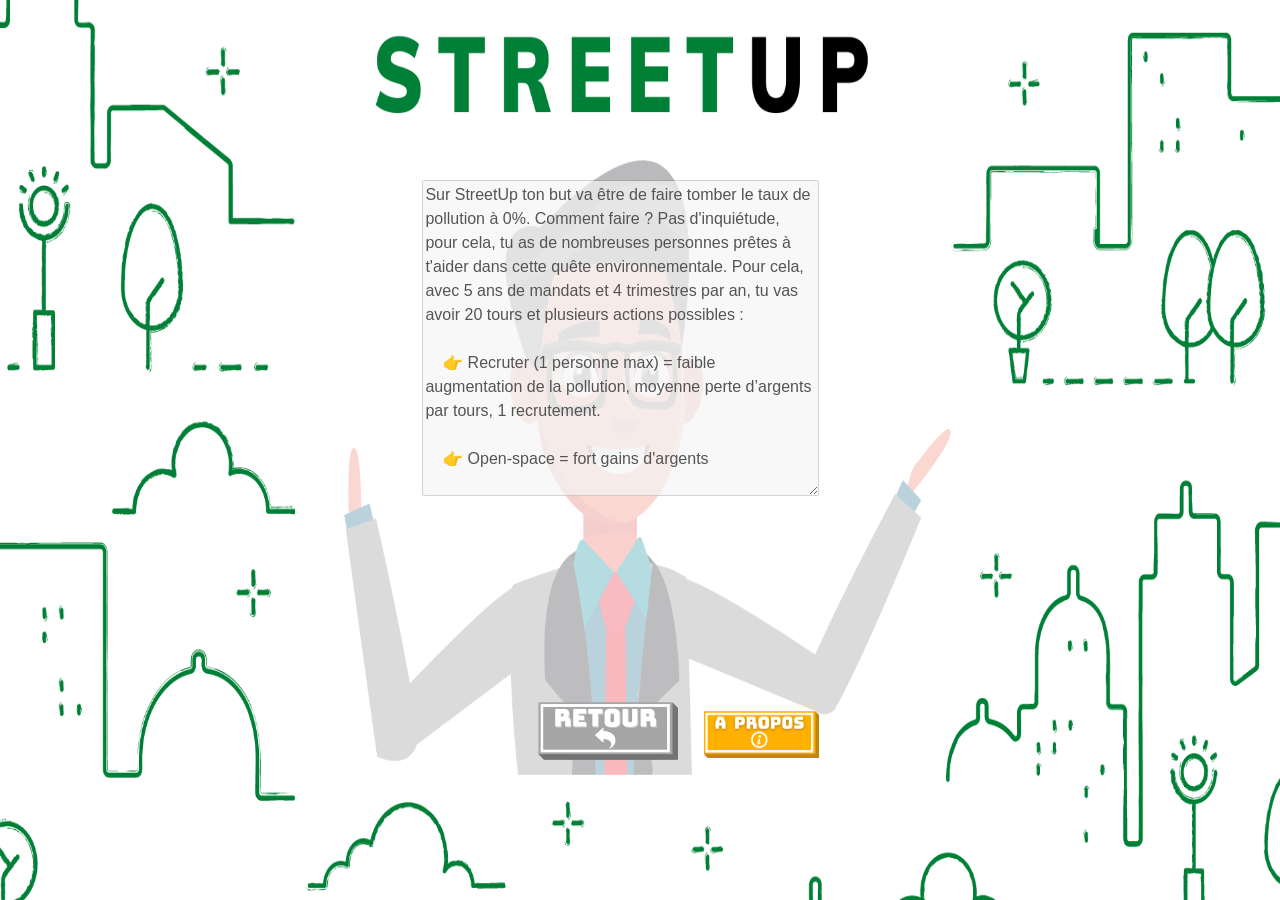
<file: media/portfolio/StreetUp/regles.html>
<!doctype html>
<html lang="en">
  <head>
    <!-- Required meta tags -->
    <meta charset="utf-8">
    <meta name="viewport" content="width=device-width, initial-scale=1, shrink-to-fit=no">

    <!-- Bootstrap CSS -->
    <link rel="stylesheet" href="https://cdn.jsdelivr.net/npm/bootstrap@4.5.3/dist/css/bootstrap.min.css" integrity="sha384-TX8t27EcRE3e/ihU7zmQxVncDAy5uIKz4rEkgIXeMed4M0jlfIDPvg6uqKI2xXr2" crossorigin="anonymous">
    <link rel="stylesheet" type="text/css" href="regles.css">
    <link rel="icon" href="img/icon.png">

    <title>StreetUp</title>
  </head>
  <body>
    <div class="col-4">
        <textarea id="textAreaRegles" style="text-align:left" name="regles" rows="15" cols="60" disabled="true" autofocus="true">
Sur StreetUp ton but va être de faire tomber le taux de pollution à 0%. Comment faire ? Pas d'inquiétude, pour cela, tu as de nombreuses personnes prêtes à t'aider dans cette quête environnementale. Pour cela, avec 5 ans de mandats et 4 trimestres par an, tu vas avoir 20 tours et plusieurs actions possibles :
    
    👉 Recruter (1 personne max) = faible augmentation de la pollution, moyenne perte d’argents par tours, 1 recrutement.
    
    👉 Open-space = fort gains d'argents

    👉 Usine = moyenne augmentation de la pollution, faible perte d’argent, moyenne augmentation des composants.

    👉 Bureau d’étude = faible perte d’argent, faible diminution des composants, faible augmentation de l’avancé technologique.

    👉 Améliorer la ville = forte diminution de la pollution, faible diminution de l’avancé technologique.

    Prêt pour la création d'une ville sans pollution ? A toi de jouer !




        </textarea>
    </div>
    <div class="row">
        <a href="index.html"> <img id="buttonRetour" src="img/retour2.png"/></a>
        <a href="aPropos.html"> <img id="buttonAPropos" src="img/aPropos.png"/></a>
    </div>
    <!-- Bootstrap core JavaScript
    ================================================== -->
    <!-- Placed at the end of the document so the pages load faster -->
    <script src="https://code.jquery.com/jquery-3.5.1.slim.min.js" integrity="sha384-DfXdz2htPH0lsSSs5nCTpuj/zy4C+OGpamoFVy38MVBnE+IbbVYUew+OrCXaRkfj" crossorigin="anonymous"></script>
    <script src="https://cdn.jsdelivr.net/npm/bootstrap@4.5.3/dist/js/bootstrap.bundle.min.js" integrity="sha384-ho+j7jyWK8fNQe+A12Hb8AhRq26LrZ/JpcUGGOn+Y7RsweNrtN/tE3MoK7ZeZDyx" crossorigin="anonymous"></script>
  </body>
</html>
</file>
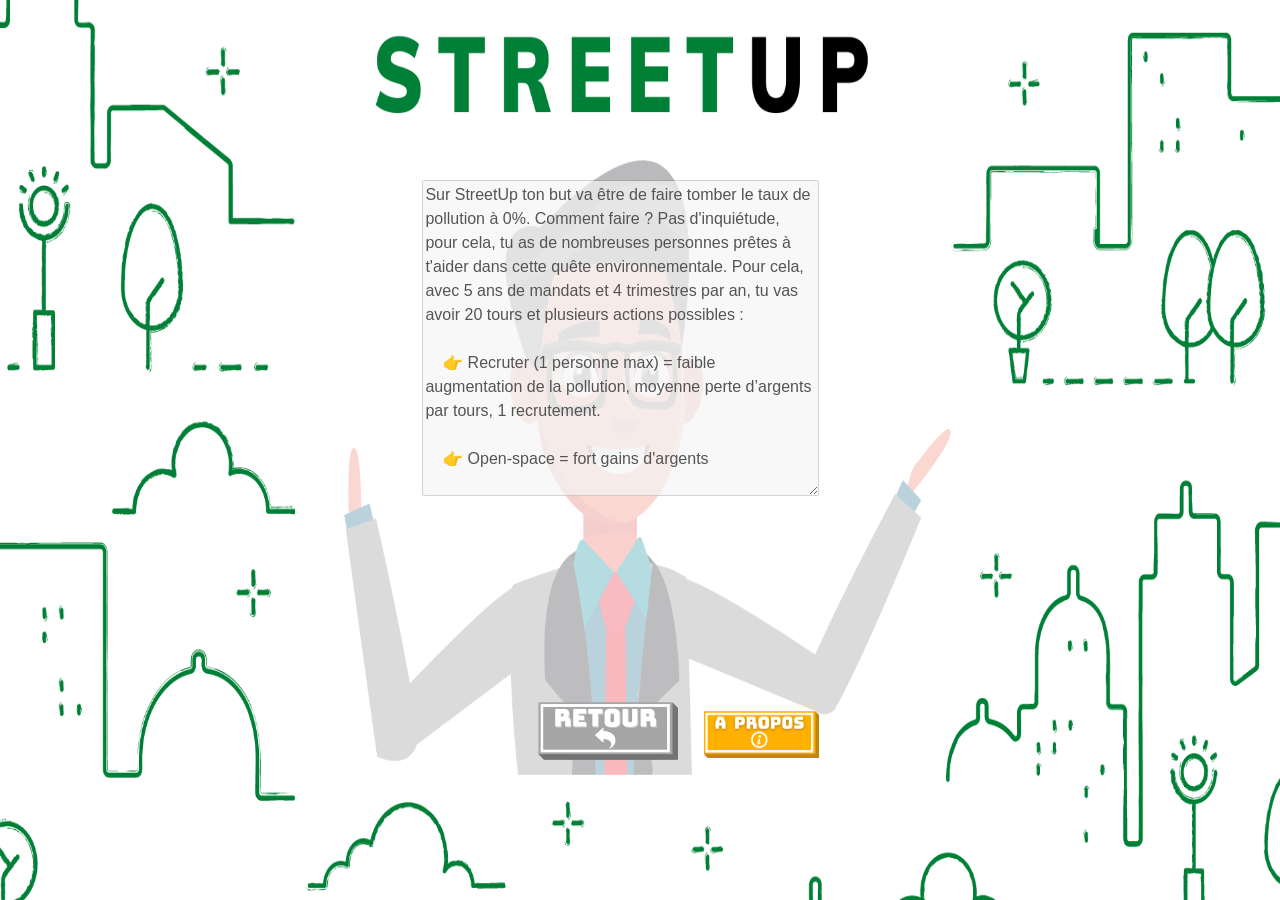
<file: media/portfolio/StreetUp/regles2.html>
<!doctype html>
<html lang="en">
  <head>
    <!-- Required meta tags -->
    <meta charset="utf-8">
    <meta name="viewport" content="width=device-width, initial-scale=1, shrink-to-fit=no">

    <!-- Bootstrap CSS -->
    <link rel="stylesheet" href="https://cdn.jsdelivr.net/npm/bootstrap@4.5.3/dist/css/bootstrap.min.css" integrity="sha384-TX8t27EcRE3e/ihU7zmQxVncDAy5uIKz4rEkgIXeMed4M0jlfIDPvg6uqKI2xXr2" crossorigin="anonymous">
    <link rel="stylesheet" type="text/css" href="regles.css">
    <link rel="icon" href="img/icon.png">

    <title>StreetUp</title>
  </head>
  <body>
    <div class="col-4">
        <textarea id="textAreaRegles" style="text-align:left" name="regles" rows="15" cols="60" disabled="true" autofocus="true">
Sur StreetUp ton but va être de faire tomber le taux de pollution à 0%. Comment faire ? Pas d'inquiétude, pour cela, tu as de nombreuses personnes prêtes à t'aider dans cette quête environnementale. Pour cela, avec 5 ans de mandats et 4 trimestres par an, tu vas avoir 20 tours et plusieurs actions possibles :
    
    👉 Recruter (1 personne max) = faible augmentation de la pollution, moyenne perte d’argents par tours, 1 recrutement.
    
    👉 Open-space = fort gains d'argents

    👉 Usine = moyenne augmentation de la pollution, faible perte d’argent, moyenne augmentation des composants.

    👉 Bureau d’étude = faible perte d’argent, faible diminution des composants, faible augmentation de l’avancé technologique.

    👉 Améliorer la ville = forte diminution de la pollution, faible diminution de l’avancé technologique.

    Prêt pour la création d'une ville sans pollution ? A toi de jouer !




        </textarea>
    </div>
    <div class="row">
        <a href="jeu.html"> <img id="buttonRetour" src="img/retour2.png"/></a>
        <a href="aPropos2.html"> <img id="buttonAPropos" src="img/aPropos.png"/></a>
    </div>
    <!-- Bootstrap core JavaScript
    ================================================== -->
    <!-- Placed at the end of the document so the pages load faster -->
    <script src="https://code.jquery.com/jquery-3.5.1.slim.min.js" integrity="sha384-DfXdz2htPH0lsSSs5nCTpuj/zy4C+OGpamoFVy38MVBnE+IbbVYUew+OrCXaRkfj" crossorigin="anonymous"></script>
    <script src="https://cdn.jsdelivr.net/npm/bootstrap@4.5.3/dist/js/bootstrap.bundle.min.js" integrity="sha384-ho+j7jyWK8fNQe+A12Hb8AhRq26LrZ/JpcUGGOn+Y7RsweNrtN/tE3MoK7ZeZDyx" crossorigin="anonymous"></script>
  </body>
</html>
</file>
<file: style.css>
@import url("https://fonts.googleapis.com/css?family=Audiowide|Josefin+Sans:100|Rambla&display=swap");

html {
  scroll-behavior: smooth;
}
body {
  color: white !important;
  background-color: #f7faff !important;
  font-family: "Rambla", sans-serif;
  background: url(media/skyscraper-wallpaper-uhd-4k-488628.jpg) no-repeat fixed
    50% 50%;
  background-size: cover;
}
h2,
h3 {
  font-family: "Audiowide", sans-serif;
  letter-spacing: 0.2em;
  text-transform: uppercase;
  text-shadow: -1px -1px 1px white;
}
li {
  list-style-type: none;
}
/* ************************ HEADER *********************** */
.navbar {
  background-color: #fafafa;
  opacity: 0.9;
  height: 42px;
  transition: 0.7s;
}
.navbar-nav {
  width: 80% !important;
  margin: 0 auto;
  justify-content: space-between;
}
header {
  text-align: center;
  height: 100vh;

  background-size: cover;
}
h1 {
  padding: 90px 0 10px 0;
  font-family: "Josefin Sans", sans-serif;
  font-size: 4.3em;
  text-transform: uppercase;
}
#line {
  height: 1px;
  background-color: #b3aca7;
  width: 25%;
  margin: 0 auto;
}
h2 {
  padding: 20px 0 50px 0;
  font-size: 3em;
  text-transform: uppercase;
}
.presentation {
  height: 240px;
  margin-top: 20px;
  font-size: 1em;
}
.infos {
  border: 1px solid #b3aca7;
  display: flex;
  flex-direction: column;
  justify-content: space-between;
  padding: 20px 0;
  font-size: 2em;
}
.photo {
  border: 1px solid #b3aca7;
  position: relative;
}
.photo img {
  position: absolute;
  top: 0;
  bottom: 0;
  left: 0;
  right: 0;
  margin: auto;
  height: auto;
  max-width: 90%;
  border-radius: 3px;
  box-shadow: 0 0 4px #111;
}
header .button {
  margin-top: 45px;
}
header .button a {
  padding: 20px 80px;
  border: 1px solid #b3aca7;
  width: 300px;
  font-size: 2em;
  color: white;
}

header .button:hover a {
  background: #b3aca7;
  color: #e2dedb;

  transition: all 0.3s ease-in-out;
  text-decoration: none;
}
/* ********************** LANGAGES *********************** */
#langages {
  padding: 80px 80px 80px 50px;
  margin: 20px 0 0 6%;
  height: 620px;
  width: 47%;
  max-width: 640px;
  background: #232526; /* fallback for old browsers */
  background: -webkit-linear-gradient(
    to right,
    #414345,
    #232526
  ); /* Chrome 10-25, Safari 5.1-6 */
  background: linear-gradient(
    to right,
    #414345,
    #232526
  ); /* W3C, IE 10+/ Edge, Firefox 16+, Chrome 26+, Opera 12+, Safari 7+ */

  clip-path: polygon(0 5%, 100% 0, 89% 100%, 0 92%);
}
#langages .bar {
  padding: 10px 0 4px 0;
  letter-spacing: 0.1em;
}
/* ********************** FORMATION ********************* */
#formation {
  position: relative;
  top: -200px;
  float: right;
  margin-right: 5%;
  padding: 60px 0 60px 50px;
  width: 45%;
  max-width: 660px;
  background: #232526; /* fallback for old browsers */
  background: -webkit-linear-gradient(
    to right,
    #414345,
    #232526
  ); /* Chrome 10-25, Safari 5.1-6 */
  background: linear-gradient(
    to right,
    #414345,
    #232526
  ); /* W3C, IE 10+/ Edge, Firefox 16+, Chrome 26+, Opera 12+, Safari 7+ */

  clip-path: polygon(2% 2%, 100% 0%, 100% 100%, 0 95%);
}
#autodidacte {
  padding-top: 20px;
}
#fcc {
  padding: 50px 0 0 9%;
}
#occ {
  padding: 50px 0 0 18%;
}
#formation h4 {
  font-weight: bold;
  letter-spacing: 0.08em;
  padding-bottom: 10px;
  color: #005978;
  text-shadow: -1px -1px 1px #35b4d5;
}
.counter {
  display: flex;
  text-align: center;
}
.data {
  border: 1px solid #35b4d5;
  width: 170px;
  margin: 0 4%;
  box-shadow: 0 0 8px #1c9dc4;
  padding: 5px 20px;
}
.counter-value {
  font-size: 2em;
}
.data-span {
  font-size: 1.8em;
}
/* ********************** PARCOURS *************************** */
#parcours {
  max-width: 800px;
  margin: 640px auto 180px auto;
  padding: 40px 30px 100px 30px;
  background: url(./media/cloud-img.jpg) no-repeat fixed 50% 50%;
  background-size: cover;
  border-radius: 8px;
  box-shadow: -1px -1px 8px grey;
}
#parcours h3 {
  font-size: 2.5em;
  padding-bottom: 30px;
  color: white;
}
#parcours h4 {
  font-size: 1.6em;
  color: #ff4e50;
  margin-left: 20px;
}
#parcours h6 {
  font-style: italic;
  color: #edca21;
  margin-left: 20px;
}
#parcours p {
  line-height: 1.9em;
  color: white;
}
.timeline {
  border-top: 3px solid;
  border-image: linear-gradient(to right, #f9d423, #ff4e50);
  border-image-slice: 1;
  margin: 0;
  padding: 40px;
  position: relative;
}
.timeline:nth-child(1):after {
  content: "▲";
  color: #ff4e50;
  position: absolute;
  top: -10px;
  right: -10px;
  box-sizing: content-box !important;
}
.timeline:nth-child(1) {
  border-bottom: 3px solid;
  border-top: none;
  width: 80%;
}
.timeline:nth-child(2) {
  border-top: none;
}
.timeline:nth-child(odd) {
  border-right: 3px solid;
  padding-left: 0;
}
.timeline:nth-child(even) {
  border-left: 3px solid;
  padding-right: 0;
}

/* ************************* PORTFOLIO ************************* */
#portfolio {
  margin: 100px 2% 0 2%;
  padding: 40px 10px 60px 40px;
}
#portfolio h3 {
  font-size: 3em;
  padding-bottom: 15px;
  color: white;
}
.projet {
  display: flex;
}
.cadre {
  position: relative;
  padding: 40px 20px 25px 0;
  width: 60%;
  max-width: 600px;
  border: none;
  outline: none;
  background-color: transparent;
  margin: 10px 8px;
  color: #aca49c;
  text-align: center;
}
.img-container {
  height: 250px;
  width: 90%;
  max-width: 500px;
  overflow: hidden;
  margin: 0 auto;
  box-shadow: 1px 1px 10px #111;
}
.img-container img {
  position: relative;
  height: 100%;
  margin: 0 auto;
}
.img-container:hover img {
  transform: scale(1.07);
  transform-origin: 50% 50%;
  filter: contrast(140%);
  transition: 0.3s ease-in-out;
}
.cadre:before,
.cadre:after {
  content: "";
  display: block;
  position: absolute;
  width: 20%;
  height: 20%;
  border: 1px solid;
  transition: all 0.6s ease;
  border-radius: 2px;
  z-index: -1;
}
.cadre:before {
  top: 15px;
  left: 0;
  border-bottom-color: transparent;
  border-right-color: transparent;
}
.cadre:after {
  bottom: 0px;
  right: 15px;
  border-top-color: transparent;
  border-left-color: transparent;
}
.cadre:hover:before,
.cadre:hover:after {
  border-color: #aca49c;
  width: 100%;
  height: 100%;
}
.legende {
  max-width: 350px;
  padding: 50px 0 0 20px;
  opacity: 0;
  transition: 5s ease-in-out;
}
.projet:hover .legende {
  opacity: 1;
  transition: 2s ease;
}
.legende p,
.legende h4 {
  color: white;
}
.legende a {
  padding: 16px 10px 10px 10px;
  margin-top: 20px;
  font-size: 1.1em;
  float: right;
  border-radius: 3px;
  background: #e2dedb;
  animation: shadow-pop-br 0.3s cubic-bezier(0.47, 0, 0.745, 0.715) both;
}
.legende a:active {
  animation: shadow-push 0.3s cubic-bezier(0.47, 0, 0.745, 0.715) both;
}
@keyframes shadow-pop-br {
  0% {
    box-shadow: 0 0 #3e3e3e, 0 0 #3e3e3e, 0 0 #3e3e3e, 0 0 #3e3e3e, 0 0 #3e3e3e,
      0 0 #3e3e3e, 0 0 #3e3e3e, 0 0 #3e3e3e;
    transform: translateX(0) translateY(0);
  }
  100% {
    box-shadow: 1px 1px #3e3e3e, 2px 2px #3e3e3e, 3px 3px #3e3e3e,
      4px 4px #3e3e3e, 5px 5px #3e3e3e, 6px 6px #3e3e3e, 7px 7px #3e3e3e,
      8px 8px #3e3e3e;
    transform: translateX(-6px) translateY(-6px);
  }
}
@keyframes shadow-push {
  0% {
    box-shadow: 1px 1px #3e3e3e, 2px 2px #3e3e3e, 3px 3px #3e3e3e,
      4px 4px #3e3e3e, 5px 5px #3e3e3e, 6px 6px #3e3e3e, 7px 7px #3e3e3e,
      8px 8px #3e3e3e;
    transform: translateX(-6px) translateY(-6px);
  }
  100% {
    box-shadow: 0 0 #3e3e3e, 0 0 #3e3e3e, 0 0 #3e3e3e, 0 0 #3e3e3e, 0 0 #3e3e3e,
      0 0 #3e3e3e, 0 0 #3e3e3e, 0 0 #3e3e3e;
    transform: translateX(0) translateY(0);
  }
}
/* ********************* OTHER *********************** */
#other-skills {
  margin-top: 80px;
  padding: 50px 100px 100px 100px;
  width: 100%;
  background: #232526; /* fallback for old browsers */
  background: -webkit-linear-gradient(
    to right,
    #414345,
    #232526
  ); /* Chrome 10-25, Safari 5.1-6 */
  background: linear-gradient(
    to right,
    #414345,
    #232526
  ); /* W3C, IE 10+/ Edge, Firefox 16+, Chrome 26+, Opera 12+, Safari 7+ */
  clip-path: polygon(0 11%, 100% 0%, 100% 100%, 0 84%);
}
#other-skills h3 {
  transform: rotate(-3.2deg);
  font-size: 3em;
  padding-top: 30px;
  text-shadow: -1px 1px 0px maroon;
  color: #ffbb00;
}
.cloud {
  text-align: center;
  padding: 50px 0;
  font-size: 2em;
  text-transform: uppercase;
}
/* ******************** HOBBIES ******************** */
#hobbies {
  padding: 250px 50px 100px 50px;
  margin: -300px 0px -90px 0px;
  clip-path: polygon(0 21%, 100% 31%, 100% 95%, 0% 100%);
  background: #ffe259; /* fallback for old browsers */
  background: -webkit-linear-gradient(
    to right,
    #ffa751,
    #ffe259
  ); /* Chrome 10-25, Safari 5.1-6 */
  background: linear-gradient(
    to right,
    #ffa751,
    #ffe259
  ); /* W3C, IE 10+/ Edge, Firefox 16+, Chrome 26+, Opera 12+, Safari 7+ */
}
#hobbies h3 {
  transform: rotate(4.2deg);
  font-size: 3em;
  text-shadow: -1px 1px 0px #375e97;
}
.pictures {
  display: flex;
  justify-content: center;
}
.flip-box-back div {
  margin: 0 auto;
  writing-mode: vertical-lr;
  text-orientation: upright;
}
.flip-box-back p {
  text-transform: uppercase;
  padding: 10px;
  font-size-adjust: auto;
}
.flip-box-back {
  color: white;
  transform: rotateY(180deg);
}
.flip-box-front,
.flip-box-back {
  position: absolute;
  width: 100%;
  height: 100%;
  backface-visibility: hidden;
}
.flip-box {
  overflow: hidden;
  background-color: transparent;
  width: 100%;
  max-width: 300px;
  height: 300px;
  perspective: 1000px;
}
.flip-box-inner {
  position: relative;
  width: 100%;
  max-width: 300px;
  height: 300px;
  transition: transform 0.8s;
  transform-style: preserve-3d;
}
.flip-box:hover .flip-box-inner {
  transform: rotateY(180deg);
}

/* ********************** FOOTER ************************ */
footer {
  text-align: center;
  padding: 160px 50px 5 50px;
}
footer h3 {
  padding: 150px 0 60px 0;
  font-size: 2.5em;
}
.footer-icons {
  margin: 0 auto;
  display: flex;
  justify-content: space-between;
  max-width: 60%;
}
.network {
  font-size: 4em;
  border: 1px solid #b3aca7;
  padding: 30px 45px;
  color: white;
  z-index: -1 !important;
  border-radius: 50%;
}
.network:hover,
textarea:hover,
input:hover,
.form-button:hover {
  background: #b3aca7;
  color: #e2dedb;
  transition: all 0.3s ease-in-out;
}
.form-container {
  padding-top: 20px;
}
#reused_form {
  position: relative;
  margin: 50px auto;
}
input {
  font-size: 0.85em;
  width: 470px;
  height: 50px;
  padding: 0px 15px;
  background: transparent;
  outline: none;
  color: #726659;
  border: solid 1px #b3aca7;
  border-bottom: none;
}
textarea {
  width: 470px;
  height: 110px;
  max-height: 110px;
  padding: 15px;
  background: transparent;
  outline: none;
  color: #726659;
  border: solid 1px #b3aca7;
  resize: none !important;
}
input::placeholder,
textarea::placeholder,
input:focus::placeholder,
textarea:focus::placeholder {
  color: #aca49c;
}
input:hover::placeholder,
textarea:hover::placeholder,
input:hover:focus::placeholder,
textarea:hover:focus::placeholder {
  color: #e2dedb;
}
.form-button {
  background: transparent;
  border: solid 1px #b3aca7;
  padding: 20px 75px;
  margin: 14px 0 -20px 0;
  font-size: 2em;
}
.form-container h4 {
  font-size: 2em;
}
#error_message {
  color: red;
  border: 1px solid red;
  max-width: 400px;
  margin: 0 auto;
  padding: 15px 15px 8px 15px;
  box-shadow: 0 0 5px red;
}
#success_message {
  color: green;
  border: 1px solid green;
  max-width: 400px;
  margin: 150px auto;
  padding: 50px;
  box-shadow: 0 0 5px green;
}
.arrow {
  margin: -20 auto;
  padding-top: 15px;
  animation: arrow linear 1.5s;
  animation-iteration-count: infinite;
}
@keyframes arrow {
  0% {
    transform: translateY(0px);
  }
  38% {
    transform: translateY(8px);
  }
  100% {
    transform: translateY(0px);
  }
}
.arrow a {
  font-size: 3em;
  border: none;
  color: white;
}
.arrow:hover i {
  transform: scale(1.6);
  transition: 0.5s ease-in-out;
  color: white;
}
footer p {
  font-size: 0.9em;
  letter-spacing: 0.3em;
}
/* ********************** MEDIA QUERIES *********************** */
@media screen and (max-width: 985px) {
  .infos h5,
  .typed {
    font-size: 0.9em;
  }
  #infosdany {
    font-size: 1em;
  }

  #langages {
    margin-left: 1%;
  }
  #formation {
    margin-right: 1%;
  }
  .network {
    font-size: 2em;
    padding: 10x 20px;
  }
}
@media screen and (max-width: 759px) {
  .navbar {
    display: none !important;
  }
  .fixed-top {
    position: unset !important;
  }
  h1,
  h2 {
    font-size: 2em;
  }
  #langages {
    width: 80%;
    margin-left: 10%;
  }
  #formation {
    margin: 210px 0 0 10%;
    width: 80%;
    float: none;
    display: block;
  }
  .counter-value {
    font-size: 1em;
  }
  .data-span {
    font-size: 0.8em;
  }
  #parcours {
    margin-top: -50px;
  }
  .legende p {
    display: none;
  }
  #other-skills h3,
  #hobbies h3,
  footer h3 {
    font-size: 2em;
  }
  .cloud {
    font-size: 1em;
  }
  .flip-box-back p {
    padding: 10px 0px;
  }
  .network {
    font-size: 1.4em;
    padding: 14px 20px;
  }
  input,
  textarea {
    width: 300px;
  }
}
@media screen and (max-width: 570px) {
  h1 {
    padding-top: 20px;
  }
  h3 {
    font-size: 1.5em !important;
  }
  #fcc,
  #occ {
    padding: 50px 50px 0 0;
  }

  .legende {
    opacity: 1;
  }
  #other-skills {
    display: none;
  }
  #hobbies {
    margin-top: -30px;
  }
  .flip-box-back p {
    font-size: 0.7em;
  }
}
@media screen and (max-width: 390px) {
  h1 {
    padding-top: 20px;
  }
  h3 {
    font-size: 1.5em !important;
  }

  #fcc,
  #occ {
    padding: 50px 50px 0 0;
  }

  .legende {
    opacity: 1;
  }
  #other-skills {
    display: none;
  }
  #hobbies {
    margin-top: -30px;
  }
  .flip-box-back p {
    font-size: 0.7em;
  }
}
</file>
<file: media/portfolio/StreetUp/index.css>
#buttonPlay{
position: absolute;
left: 43vw;
top: 75vh;
width: 10vw;
}

#buttonRegles{
position: absolute;
left: 43.5vw;
top: 66vh;
width: 9vw;
}

body {
background-image: url("img/Page_dacceuil2.png");
background-size: 100vw 100vh;
background-repeat: no-repeat;
}

#buttonAPropos{
	position: absolute;
	left: 55vw;
	top: 78vh;
	width: 9vw;
}
</file>
<file: media/portfolio/StreetUp/aPropos.css>
body {
    background-image: url("img/backB.png");
    background-size: 100vw 100vh;
}

#button{
    position: absolute;
    right: 2%;
    bottom: 2%;
    height: 7%;
}
</file>
<file: media/portfolio/StreetUp/jeu.css>
.navigbar{
	position: relative;
	top: 0;
	left: 0;
	height: 70px;
	width: 100vw;
	background-color: #E0E0E0;
	margin: 0 auto;
}

.standardpadding{
	padding: 10px 10px 10px 10px
}

.bottomelements{
	position: relative;
	bottom: 0%;
	left: 0%;
	right: 0%;
}

.paddingbottomandtop{
	padding: 20px 0 20px;
}

.statbar{
	position: relative;
	top: 10px;
	width: calc(100% - 100px);
	height: calc((100vw - 200px)/16);
	min-height: 40px;
	margin: 0 auto;
}

.countbar{
	position: relative;
	top: 20px;
	width: 30vw;
	height: calc(15vw / 3);
	margin: 0 auto;
}

.res1{
	position: absolute;
	top: 2%;
	height: 80%;
	width: 5%;
	min-height: 38px;
	min-width: 38px;
}

.res1 img{
	position: absolute;
	width: 100%;
	height: 100%;
}

.res2{
	position: absolute;
	top: 15%;
	left: 7%;
	font-size: calc((100vw - 200px)/(16*3));
}

.res3{
	position: absolute;
	top: 2%;
	left: 25%;
	height: 80%;
	width: 5%;
	min-height: 38px;
	min-width: 38px;
}

.res3 img{
	position: absolute;
	width: 100%;
	height: 100%;
}

.res4{
	position: absolute;
	top: 15%;
	left: 32%;
	font-size: calc((100vw - 200px)/(16*3));
}

.res5{
	position: absolute;
	top: 2%;
	left: 50%;
	height: 80%;
	width: 5%;
	min-height: 38px;
	min-width: 38px;
}

.res5 img{
	position: absolute;
	width: 100%;
	height: 100%;
}

.res6{
	position: absolute;
	top: 15%;
	left: 57%;
	font-size: calc((100vw - 200px)/(16*3));
}

.res7{
	position: absolute;
	top: 2%;
	left: 75%;
	height: 80%;
	width: 5%;
	min-height: 38px;
	min-width: 38px;
}

.res7 img{
	position: absolute;
	width: 100%;
	height: 100%;
}

.res8{
	position: absolute;
	top: 15%;
	left: 82%;
	font-size: calc((100vw - 200px)/(16*3));
}

.respicture{
	height: calc(3vh + 3px);
	width: calc(3vh + 3px);
}

.spaced{
	margin: 10px;
}

.buttonPass{
	width: 100%;
}

.link1{
	position: absolute;
	left: 250px;
	top: 15%;
	font-size: 25px;
}

.link2{
	position: absolute;
	left: 350px;
	top: 15%;
	font-size: 25px;
}

.link3{
	position: absolute;
	left: 450px;
	top: 15%;
	font-size: 25px;
}

body{
	background-color: #505050;
	margin: 0 auto;
}

#passButton{
	position: absolute;
	bottom: 5vh;
	left: 40vw;
	width: 20vw;
	height: 8.182vw;
	background-image: url("img/next.png");
	background-size: cover;
	background-color: Transparent;
	border: none;
}

#ig{
	position: absolute;
	top: 10px;
	right: 10px;
}

#ig img{
	height: 50px;
	width: 50px;
}

#fb{
	position: absolute;
	top: 10px;
	right: 70px;
}

#fb img{
	height: 50px;
	width: 50px;
}

#twitter{
	position: absolute;
	top: 10px;
	right: 130px;
}

#twitter img{
	height: 50px;
	width: 50px;
}

#main{
	position: fixed;
	height: 100%;
	width: 100%;
}

#round img{
	position: absolute;
	height: 100%;
	left: 3%;
	z-index: 20;
}

#roundEqual{
	position: absolute;
	font-size: 3vw;
	height: 100%;
	left: 25%;
	z-index: 20;
}

#roundCount{
	position: absolute;
	font-size: 3vw;
	height: 15vh;
	left: 35%;
	z-index: 20;
}

#worker img{
	position: absolute;
	height: 100%;
	left: 55%;
	z-index: 20;
}

#workerCross{
	position: absolute;
	font-size: 3vw;
	height: 100%;
	left: 70%;
	z-index: 20;
}

#workerCount{
	position: absolute;
	font-size: 3vw;
	height: 15vh;
	left: 80%;
	z-index: 20;
}

#logo{
	position: absolute;
	top: 8px;
	left: 10px;
	z-index: 40;
}

#logo img{
	height: 60px;
}

#buttonPart{
	position: relative;
	top: 30px;
	left: 50px;
	width: calc(100vw - 100px);
	height: 20vh;
	background-color: rgb(240,240,240);
}

#openSpace{
	position: absolute;
	top: 5px;
	left: 5px;
	width: calc((100% - 15px)/2);
	height: calc((100% - 15px)/2);
	background-color: rgb(200,200,200);
}

#openSpace label{
	position: absolute;
	top: 25%;
	font-size: 2vh;
	left: 5%;
}

#openSpace input{
	position: absolute;
	top: 25%;
	left: 20%;
	width: 50%;
}

#openSpace #openSpacePlusButton{
	position: absolute;
	top: 20%;
	left: 75%;
	font-size: 2vh;
}

#openSpace #openSpaceMinusButton{
	position: absolute;
	top: 20%;
	left: 85%;
	font-size: 2vh;
}

#recruter{
	position: absolute;
	top: 5px;
	right: 5px;
	width: calc((100% - 15px)/2);
	height: calc((100% - 15px)/2);
	background-color: rgb(200,200,200);
}

#recruter label{
	position: absolute;
	top: 25%;
	font-size: 2vh;
	left: 5%;
}

#recruter input{
	position: absolute;
	top: 25%;
	left: 20%;
	width: 50%;
}

#recruter #recruterPlusButton{
	position: absolute;
	top: 20%;
	left: 75%;
	font-size: 2vh;
}

#recruter #recruterMinusButton{
	position: absolute;
	top: 20%;
	left: 85%;
	font-size: 2vh;
}

#usine{
	position: absolute;
	bottom: 5px;
	left: 5px;
	width: calc((100% - 15px)/2);
	height: calc((100% - 15px)/2);
	background-color: rgb(200,200,200);
}

#usine label{
	position: absolute;
	top: 25%;
	font-size: 2vh;
	left: 7%;
}

#usine input{
	position: absolute;
	top: 25%;
	left: 20%;
	width: 50%;
}

#usine #usinePlusButton{
	position: absolute;
	top: 20%;
	left: 75%;
	font-size: 2vh;
}

#usine #usineMinusButton{
	position: absolute;
	top: 20%;
	left: 85%;
	font-size: 2vh;
}

#BE{
	position: absolute;
	bottom: 5px;
	right: 5px;
	width: calc((100% - 15px)/2);
	height: calc((100% - 15px)/2);
	background-color: rgb(200,200,200);
}

#BE label{
	position: absolute;
	top: 25%;
	font-size: 2vh;
	left: 3%;
}

#BE input{
	position: absolute;
	top: 25%;
	left: 20%;
	width: 50%;
}

#BE #BEPlusButton{
	position: absolute;
	top: 20%;
	left: 75%;
	font-size: 2vh;
}

#BE #BEMinusButton{
	position: absolute;
	top: 20%;
	left: 85%;
	font-size: 2vh;
}

#lastButtonPart{
	position: relative;
	top: 30px;
	left: calc((100vw - (100vw - 100px)/2)/2);
	width: calc((100vw - 100px)/2);
	height: 10vh;
	background-color: rgb(240,240,240);
}

#enhance{
	position: absolute;
	bottom: 5px;
	right: 5px;
	width: calc(100% - 10px);
	height: calc(100% - 5px);
	background-color: rgb(200,200,200);
}

#enhance label{
	position: absolute;
	top: 25%;
	font-size: 2vh;
	left: 5%;
}

#enhance input{
	position: absolute;
	top: 25%;
	left: 20%;
	width: 50%;
}

#enhance #enhancePlusButton{
	position: absolute;
	top: 20%;
	left: 75%;
	font-size: 2vh;
}

#enhance #enhanceMinusButton{
	position: absolute;
	top: 20%;
	left: 85%;
	font-size: 2vh;
}

#buttonRegles{
	position: absolute;
	left: 30%;
	top: 5%;
	height: 90%;
}

#buttonAPropos{
	position: absolute;
	left: 60%;
	top: 5%;
	height: 90%;
}
</file>
<file: media/portfolio/StreetUp/regles.css>
#buttonRetour{
position: absolute;
text-align:center;
max-width: 30%;
height: auto;
top: 80vh;
left: 1vw;
}

#textAreaRegles{
position: absolute;
text-align:center;
top: 20vh;
left: 33vw;
width: calc(100% - 30px);
height: calc((65vw - 200px)/2);
min-height: 10px;
margin: 0 auto;
}


body {
background-image: url("img/Page_dacceuil2.png");
background-size: 100vw 100vh;
background-repeat: no-repeat;
}

.statbar{
	position: relative;
	top: 10px;
	width: calc(100% - 100px);
	height: calc((100vw - 200px)/16);
	min-height: 40px;
	margin: 0 auto;
}

#buttonRetour{
    position: absolute;
	left: 42vw;
	top: 78vh;
	width: 11vw;
}

#buttonAPropos{
	position: absolute;
	left: 55vw;
	top: 79vh;
	width: 9vw;
}
</file>
